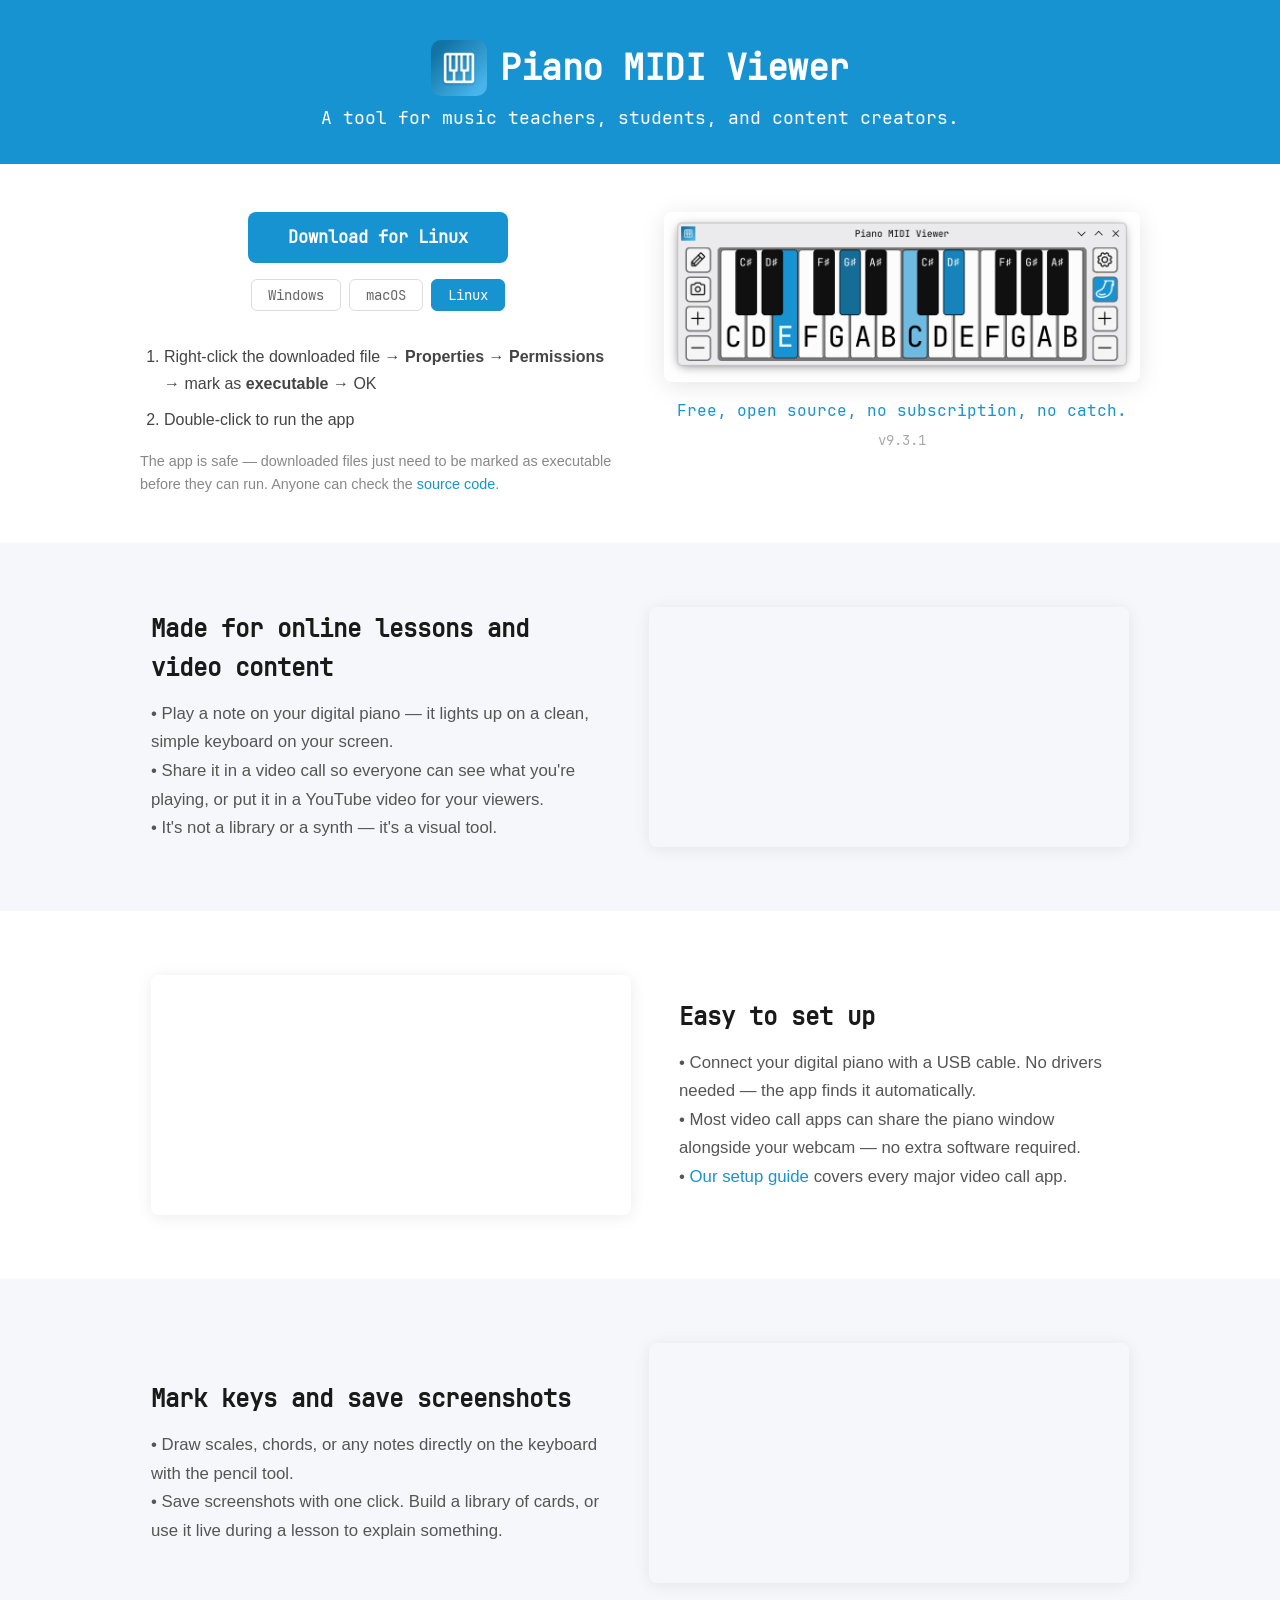
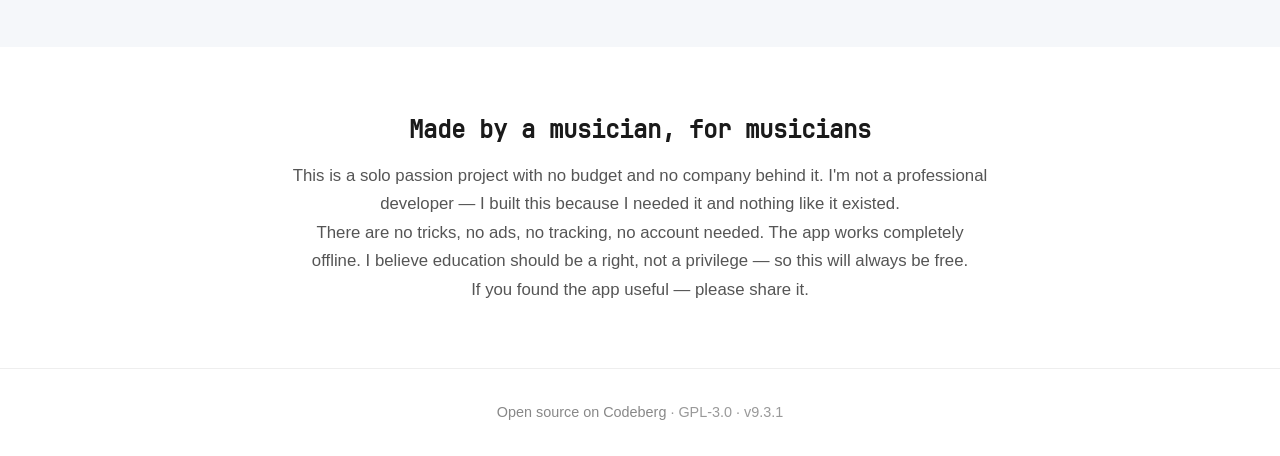
<file: index.html>
<!DOCTYPE html>
<html lang="en">
<head>
    <meta charset="UTF-8">
    <meta name="viewport" content="width=device-width, initial-scale=1.0">
    <title>Piano MIDI Viewer — Free tool for music teachers, students, and creators</title>
    <meta name="description" content="A free, open source piano visualizer for music lessons and streaming. No subscription, no catch.">
    <link rel="icon" href="icon.png" type="image/png">
    <link rel="stylesheet" href="style.css">
</head>
<body>

<!-- Top Banner -->
<header class="top-banner">
    <div class="banner-inner">
        <div class="banner-title">
            <img src="icon.png" alt="" class="banner-icon">
            <h1>Piano MIDI Viewer</h1>
        </div>
        <p class="banner-tagline">A tool for music teachers, students, and content creators.</p>
    </div>
</header>

<!-- Hero -->
<section class="hero">
    <div class="hero-inner">
        <div class="hero-text">
            <a id="hero-download-btn" href="#" class="btn btn-primary">Download</a>
            <div class="platform-tabs hero-tabs">
                <button class="tab" data-platform="windows">Windows</button>
                <button class="tab" data-platform="macos">macOS</button>
                <button class="tab" data-platform="linux">Linux</button>
            </div>
            <div class="platform-container">
                <div class="platform-content" data-platform="windows">
                    <ol>
                        <li>Run the downloaded file</li>
                        <li>If Windows shows a warning, click <strong>More info</strong> → <strong>Run anyway</strong></li>
                    </ol>
                    <p class="note">The app is safe — Windows and some antivirus software flag apps without a paid certificate. We skip that cost so the app stays free. Anyone can check the <a href="https://codeberg.org/skoomabwoy/piano-midi-viewer" target="_blank" rel="noopener">source code</a>.</p>
                </div>

                <div class="platform-content" data-platform="macos">
                    <ol>
                        <li>Open the downloaded file and drag <strong>Piano MIDI Viewer</strong> into the <strong>Applications</strong> folder</li>
                        <li>Run the <strong>Terminal</strong> app on your Mac, paste this command into it and press Enter (only necessary once):
                            <span class="command-wrapper"><code class="command">xattr -cr /Applications/PianoMIDIViewer.app</code><button class="copy-btn" aria-label="Copy to clipboard" title="Copy to clipboard"><svg width="14" height="14" viewBox="0 0 24 24" fill="none" stroke="currentColor" stroke-width="2" stroke-linecap="round" stroke-linejoin="round"><rect x="9" y="9" width="13" height="13" rx="2"/><path d="M5 15H4a2 2 0 0 1-2-2V4a2 2 0 0 1 2-2h9a2 2 0 0 1 2 2v1"/></svg></button></span>
                        </li>
                        <li>From now on, you can run <strong>Piano MIDI Viewer</strong> like any other app</li>
                    </ol>
                    <p class="note">The app is safe — macOS blocks apps without a paid Apple certificate. We skip that cost so the app stays free. Anyone can check the <a href="https://codeberg.org/skoomabwoy/piano-midi-viewer" target="_blank" rel="noopener">source code</a>.</p>
                </div>

                <div class="platform-content" data-platform="linux">
                    <ol>
                        <li>Right-click the downloaded file → <strong>Properties</strong> → <strong>Permissions</strong> → mark as <strong>executable</strong> → OK</li>
                        <li>Double-click to run the app</li>
                    </ol>
                    <p class="note">The app is safe — downloaded files just need to be marked as executable before they can run. Anyone can check the <a href="https://codeberg.org/skoomabwoy/piano-midi-viewer" target="_blank" rel="noopener">source code</a>.</p>
                </div>
            </div>
        </div>
        <div class="hero-screenshot">
            <img src="screenshots/sustained-blue-2-octaves-velocity.png" alt="Piano MIDI Viewer showing highlighted keys with velocity">
            <p class="promise">Free, open source, no subscription, no catch.</p>
            <p class="hero-version" id="hero-version">v9.3.1</p>
        </div>
    </div>
</section>

<!-- Features -->
<section class="features">

    <!-- 1. Made for online lessons and video content -->
    <div class="feature feature-img-right">
        <div class="feature-text">
            <h2>Made for online lessons and video content</h2>
            <p>• Play a note on your digital piano — it lights up on a clean, simple keyboard on your screen.</p>
            <p>• Share it in a video call so everyone can see what you're playing, or put it in a YouTube video for your viewers.</p>
            <p>• It's not a library or a synth — it's a visual tool.</p>
        </div>
        <div class="feature-media">
            <video class="feature-video" autoplay muted loop playsinline>
                <source src="media/lesson-demo.mp4" type="video/mp4">
            </video>
        </div>
    </div>

    <!-- 2. Easy to set up -->
    <div class="feature feature-img-left">
        <div class="feature-media">
            <video class="feature-video" autoplay muted loop playsinline>
                <source src="media/setup-demo.mp4" type="video/mp4">
            </video>
        </div>
        <div class="feature-text">
            <h2>Easy to set up</h2>
            <p>• Connect your digital piano with a USB cable. No drivers needed — the app finds it automatically.</p>
            <p>• Most video call apps can share the piano window alongside your webcam — no extra software required.</p>
            <p>• <a href="guide.html">Our setup guide</a> covers every major video call app.</p>
        </div>
    </div>

    <!-- 3. Mark keys and save screenshots -->
    <div class="feature feature-img-right">
        <div class="feature-text">
            <h2>Mark keys and save screenshots</h2>
            <p>• Draw scales, chords, or any notes directly on the keyboard with the pencil tool.</p>
            <p>• Save screenshots with one click. Build a library of cards, or use it live during a lesson to explain something.</p>
        </div>
        <div class="feature-media">
            <video class="feature-video" autoplay muted loop playsinline>
                <source src="media/pencil-demo.mp4" type="video/mp4">
            </video>
        </div>
    </div>

    <!-- 4. Made by a musician, for musicians -->
    <div class="feature feature-text-only">
        <div class="feature-text feature-text-centered">
            <h2>Made by a musician, for musicians</h2>
            <p>This is a solo passion project with no budget and no company behind it. I'm not a professional developer — I built this because I needed it and nothing like it existed.</p>
            <p>There are no tricks, no ads, no tracking, no account needed. The app works completely offline. I believe education should be a right, not a privilege — so this will always be free.</p>
            <p>If you found the app useful — please share it.</p>
        </div>
    </div>
    
</section>

<!-- Footer -->
<footer>
    <p>
        <a href="https://codeberg.org/skoomabwoy/piano-midi-viewer" target="_blank" rel="noopener">Open source on Codeberg</a>
        · GPL-3.0
        · v9.3.1
    </p>
</footer>

<script src="script.js"></script>
</body>
</html>
</file>
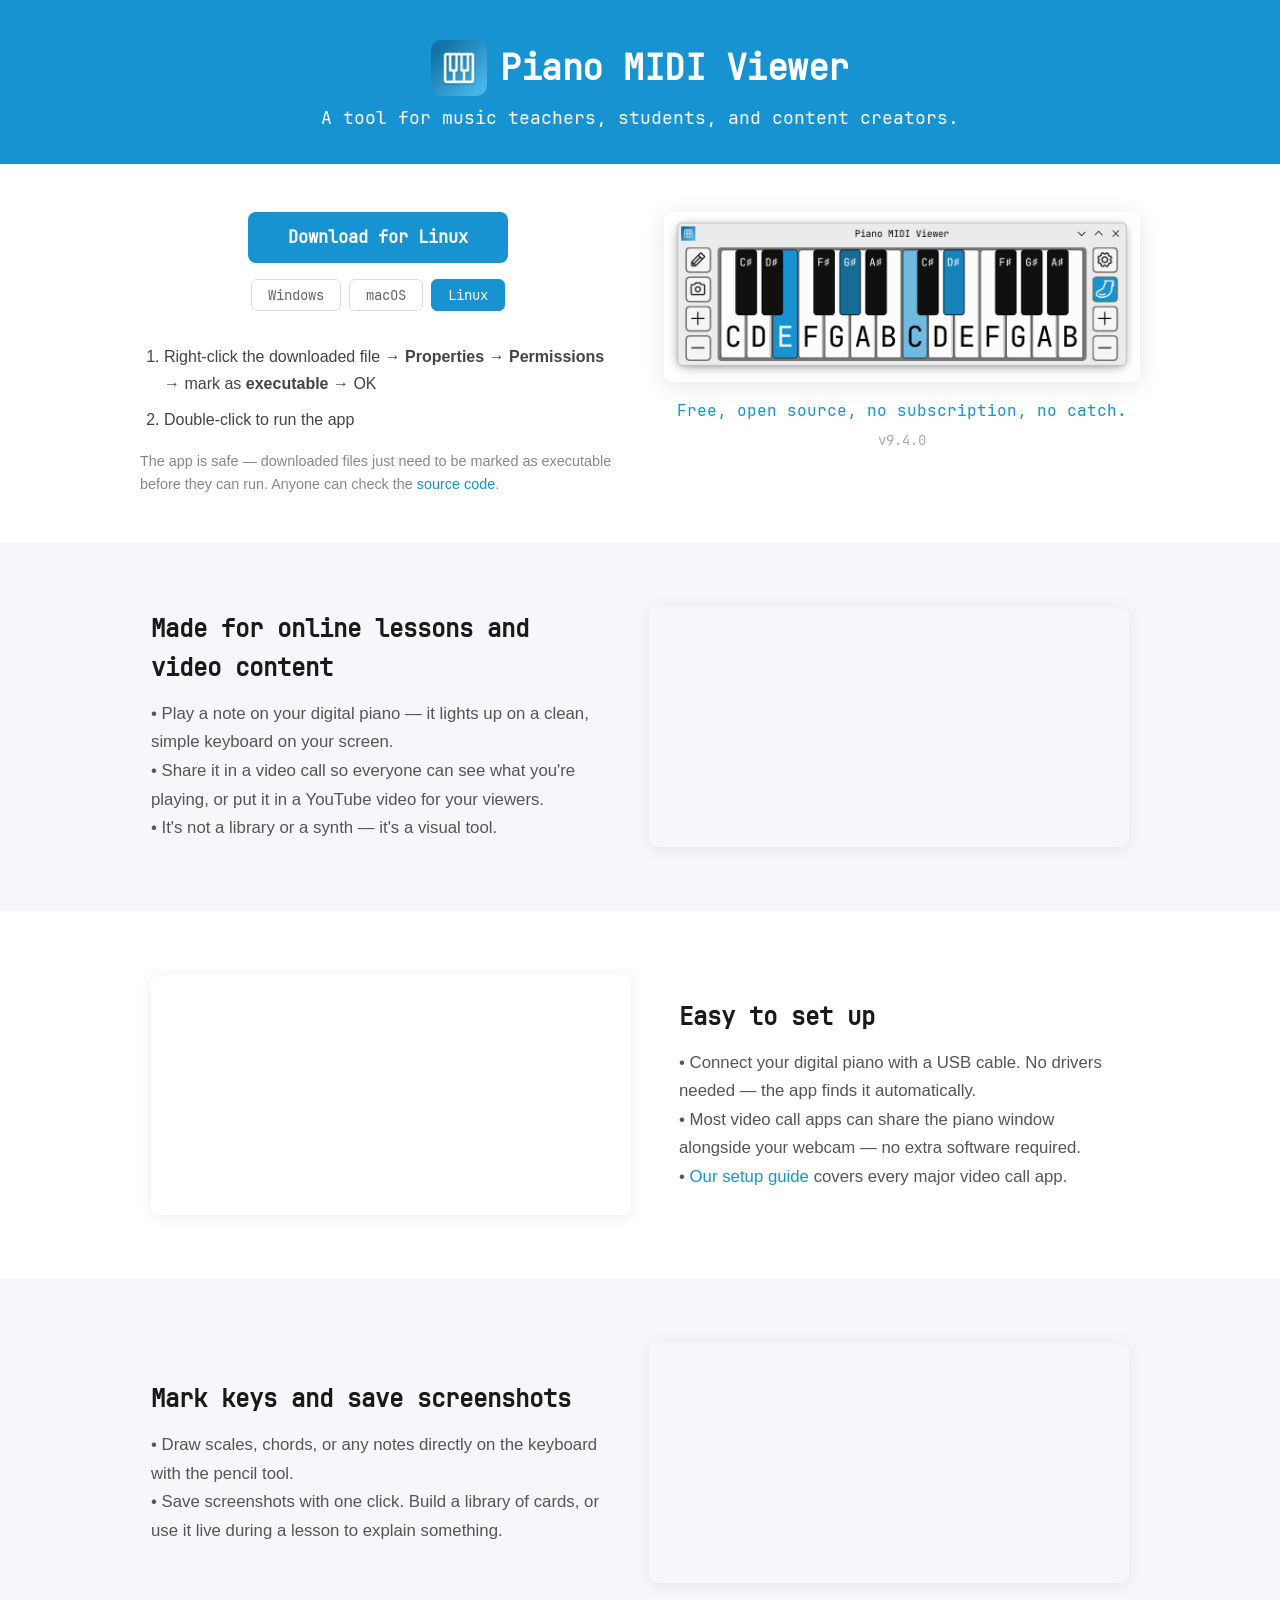
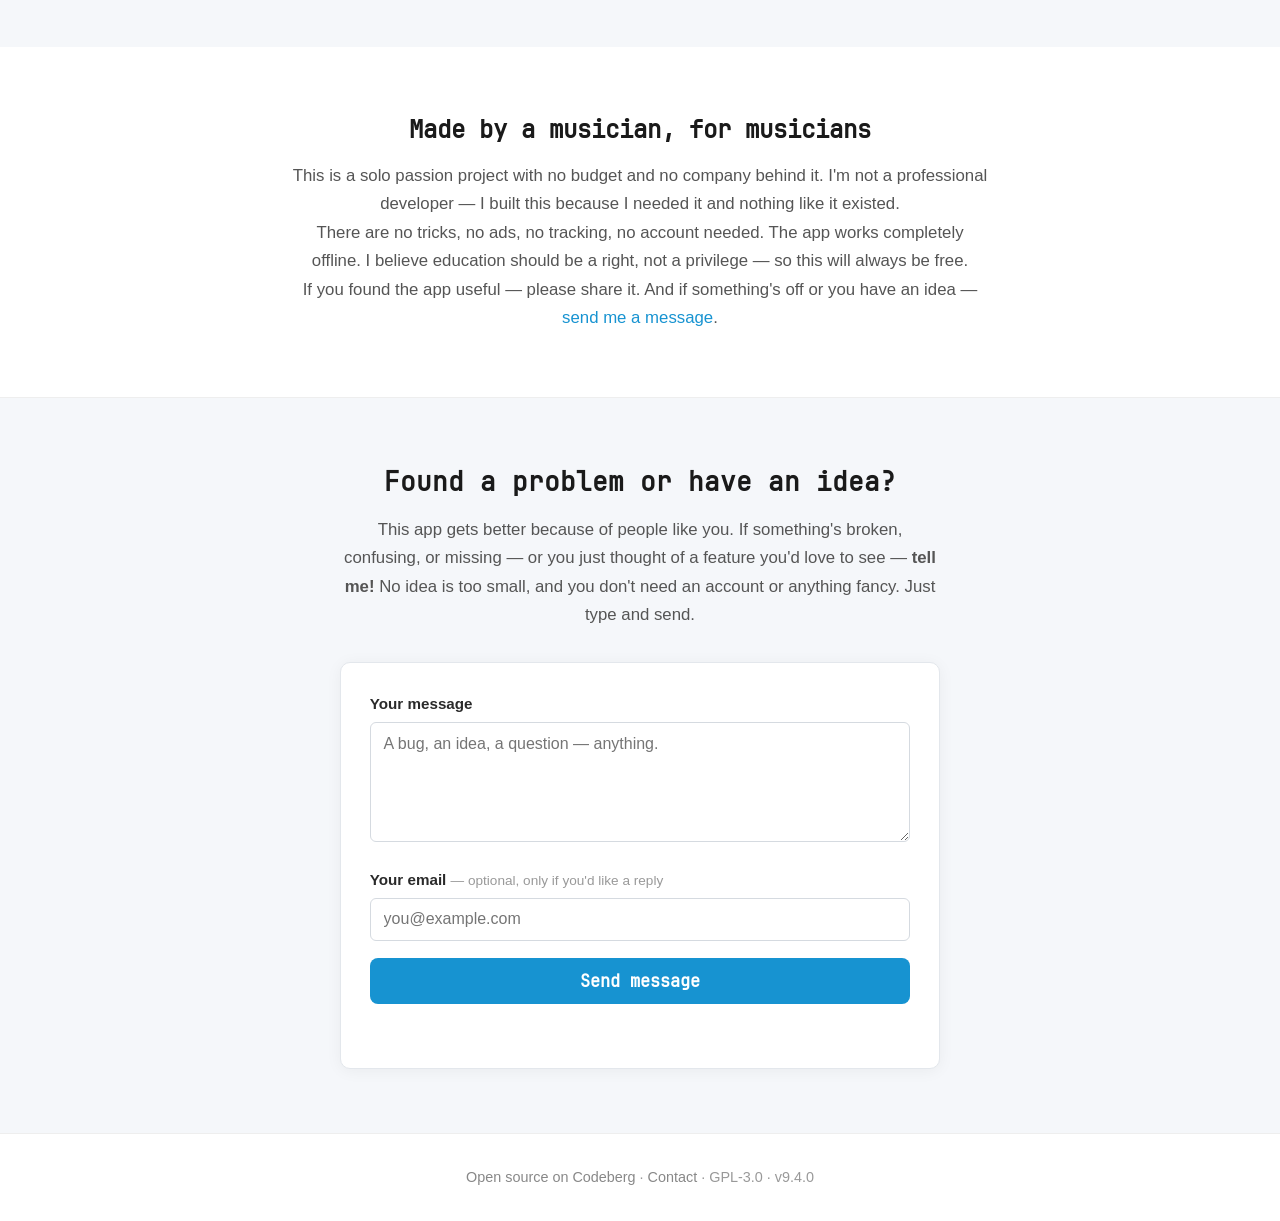
<file: website/index.html>
<!DOCTYPE html>
<html lang="en">
<head>
    <meta charset="UTF-8">
    <meta name="viewport" content="width=device-width, initial-scale=1.0">
    <title>Piano MIDI Viewer — Free tool for music teachers, students, and creators</title>
    <meta name="description" content="A free, open source piano visualizer for music lessons and streaming. No subscription, no catch.">
    <link rel="icon" href="../piano_viewer/resources/images/icon.png" type="image/png">
    <link rel="stylesheet" href="style.css">
</head>
<body>

<!-- Top Banner -->
<header class="top-banner">
    <div class="banner-inner">
        <div class="banner-title">
            <img src="../piano_viewer/resources/images/icon.png" alt="" class="banner-icon">
            <h1>Piano MIDI Viewer</h1>
        </div>
        <p class="banner-tagline">A tool for music teachers, students, and content creators.</p>
    </div>
</header>

<!-- Hero -->
<section class="hero">
    <div class="hero-inner">
        <div class="hero-text">
            <a id="hero-download-btn" href="#" class="btn btn-primary">Download</a>
            <div class="platform-tabs hero-tabs">
                <button class="tab" data-platform="windows">Windows</button>
                <button class="tab" data-platform="macos">macOS</button>
                <button class="tab" data-platform="linux">Linux</button>
            </div>
            <div class="platform-container">
                <div class="platform-content" data-platform="windows">
                    <ol>
                        <li>Run the downloaded file</li>
                        <li>If Windows shows a warning, click <strong>More info</strong> → <strong>Run anyway</strong></li>
                    </ol>
                    <p class="note">The app is safe — Windows and some antivirus software flag apps without a paid certificate. We skip that cost so the app stays free. Anyone can check the <a href="https://codeberg.org/skoomabwoy/piano-midi-viewer" target="_blank" rel="noopener">source code</a>.</p>
                </div>

                <div class="platform-content" data-platform="macos">
                    <ol>
                        <li>Open the downloaded file and drag <strong>Piano MIDI Viewer</strong> into the <strong>Applications</strong> folder</li>
                        <li>Run the <strong>Terminal</strong> app on your Mac, paste this command into it and press Enter (only necessary once):
                            <span class="command-wrapper"><code class="command">xattr -cr /Applications/PianoMIDIViewer.app</code><button class="copy-btn" aria-label="Copy to clipboard" title="Copy to clipboard"><svg width="14" height="14" viewBox="0 0 24 24" fill="none" stroke="currentColor" stroke-width="2" stroke-linecap="round" stroke-linejoin="round"><rect x="9" y="9" width="13" height="13" rx="2"/><path d="M5 15H4a2 2 0 0 1-2-2V4a2 2 0 0 1 2-2h9a2 2 0 0 1 2 2v1"/></svg></button></span>
                        </li>
                        <li>From now on, you can run <strong>Piano MIDI Viewer</strong> like any other app</li>
                    </ol>
                    <p class="note">The app is safe — macOS blocks apps without a paid Apple certificate. We skip that cost so the app stays free. Anyone can check the <a href="https://codeberg.org/skoomabwoy/piano-midi-viewer" target="_blank" rel="noopener">source code</a>.</p>
                </div>

                <div class="platform-content" data-platform="linux">
                    <ol>
                        <li>Right-click the downloaded file → <strong>Properties</strong> → <strong>Permissions</strong> → mark as <strong>executable</strong> → OK</li>
                        <li>Double-click to run the app</li>
                    </ol>
                    <p class="note">The app is safe — downloaded files just need to be marked as executable before they can run. Anyone can check the <a href="https://codeberg.org/skoomabwoy/piano-midi-viewer" target="_blank" rel="noopener">source code</a>.</p>
                </div>
            </div>
        </div>
        <div class="hero-screenshot">
            <img src="../docs/screenshots/sustained-blue-2-octaves-velocity.png" alt="Piano MIDI Viewer showing highlighted keys with velocity">
            <p class="promise">Free, open source, no subscription, no catch.</p>
            <p class="hero-version js-version" id="hero-version"></p>
        </div>
    </div>
</section>

<!-- Features -->
<section class="features">

    <!-- 1. Made for online lessons and video content -->
    <div class="feature feature-img-right">
        <div class="feature-text">
            <h2>Made for online lessons and video content</h2>
            <p>• Play a note on your digital piano — it lights up on a clean, simple keyboard on your screen.</p>
            <p>• Share it in a video call so everyone can see what you're playing, or put it in a YouTube video for your viewers.</p>
            <p>• It's not a library or a synth — it's a visual tool.</p>
        </div>
        <div class="feature-media">
            <video class="feature-video" autoplay muted loop playsinline>
                <source src="media/lesson-demo.mp4" type="video/mp4">
            </video>
        </div>
    </div>

    <!-- 2. Easy to set up -->
    <div class="feature feature-img-left">
        <div class="feature-media">
            <video class="feature-video" autoplay muted loop playsinline>
                <source src="media/setup-demo.mp4" type="video/mp4">
            </video>
        </div>
        <div class="feature-text">
            <h2>Easy to set up</h2>
            <p>• Connect your digital piano with a USB cable. No drivers needed — the app finds it automatically.</p>
            <p>• Most video call apps can share the piano window alongside your webcam — no extra software required.</p>
            <p>• <a href="guide.html">Our setup guide</a> covers every major video call app.</p>
        </div>
    </div>

    <!-- 3. Mark keys and save screenshots -->
    <div class="feature feature-img-right">
        <div class="feature-text">
            <h2>Mark keys and save screenshots</h2>
            <p>• Draw scales, chords, or any notes directly on the keyboard with the pencil tool.</p>
            <p>• Save screenshots with one click. Build a library of cards, or use it live during a lesson to explain something.</p>
        </div>
        <div class="feature-media">
            <video class="feature-video" autoplay muted loop playsinline>
                <source src="media/pencil-demo.mp4" type="video/mp4">
            </video>
        </div>
    </div>

    <!-- 4. Made by a musician, for musicians -->
    <div class="feature feature-text-only">
        <div class="feature-text feature-text-centered">
            <h2>Made by a musician, for musicians</h2>
            <p>This is a solo passion project with no budget and no company behind it. I'm not a professional developer — I built this because I needed it and nothing like it existed.</p>
            <p>There are no tricks, no ads, no tracking, no account needed. The app works completely offline. I believe education should be a right, not a privilege — so this will always be free.</p>
            <p>If you found the app useful — please share it. And if something's off or you have an idea — <a href="#contact">send me a message</a>.</p>
        </div>
    </div>

</section>

<!-- Contact -->
<section class="contact" id="contact">
    <div class="contact-inner">
        <h2>Found a problem or have an idea?</h2>
        <p class="contact-lead">This app gets better because of people like you. If something's broken, confusing, or missing — or you just thought of a feature you'd love to see — <strong>tell me!</strong> No idea is too small, and you don't need an account or anything fancy. Just type and send.</p>

        <form id="contact-form" class="contact-form" novalidate>
            <!-- Web3Forms: paste your access key from https://web3forms.com here ↓ -->
            <input type="hidden" name="access_key" value="fa68e382-8ee8-41b2-b269-a0445cb393ab">
            <input type="hidden" name="subject" value="New message from the Piano MIDI Viewer website">
            <input type="hidden" name="from_name" value="Piano MIDI Viewer website">
            <!-- Honeypot: hidden from people, catches spam bots that fill every field -->
            <input type="checkbox" name="botcheck" class="hp-field" tabindex="-1" autocomplete="off" aria-hidden="true">

            <label class="contact-field">
                <span class="contact-label">Your message</span>
                <textarea name="message" rows="5" required placeholder="A bug, an idea, a question — anything."></textarea>
            </label>

            <label class="contact-field">
                <span class="contact-label">Your email <span class="contact-optional">— optional, only if you'd like a reply</span></span>
                <input type="email" name="email" placeholder="you@example.com" autocomplete="email">
            </label>

            <button type="submit" class="btn-primary contact-submit">Send message</button>
            <p id="contact-status" class="contact-status" role="status" aria-live="polite"></p>
        </form>
    </div>
</section>

<!-- Footer -->
<footer>
    <p>
        <a href="https://codeberg.org/skoomabwoy/piano-midi-viewer" target="_blank" rel="noopener">Open source on Codeberg</a>
        · <a href="#contact">Contact</a>
        · GPL-3.0
        · <span class="js-version"></span>
    </p>
</footer>

<script src="script.js"></script>
</body>
</html>
</file>
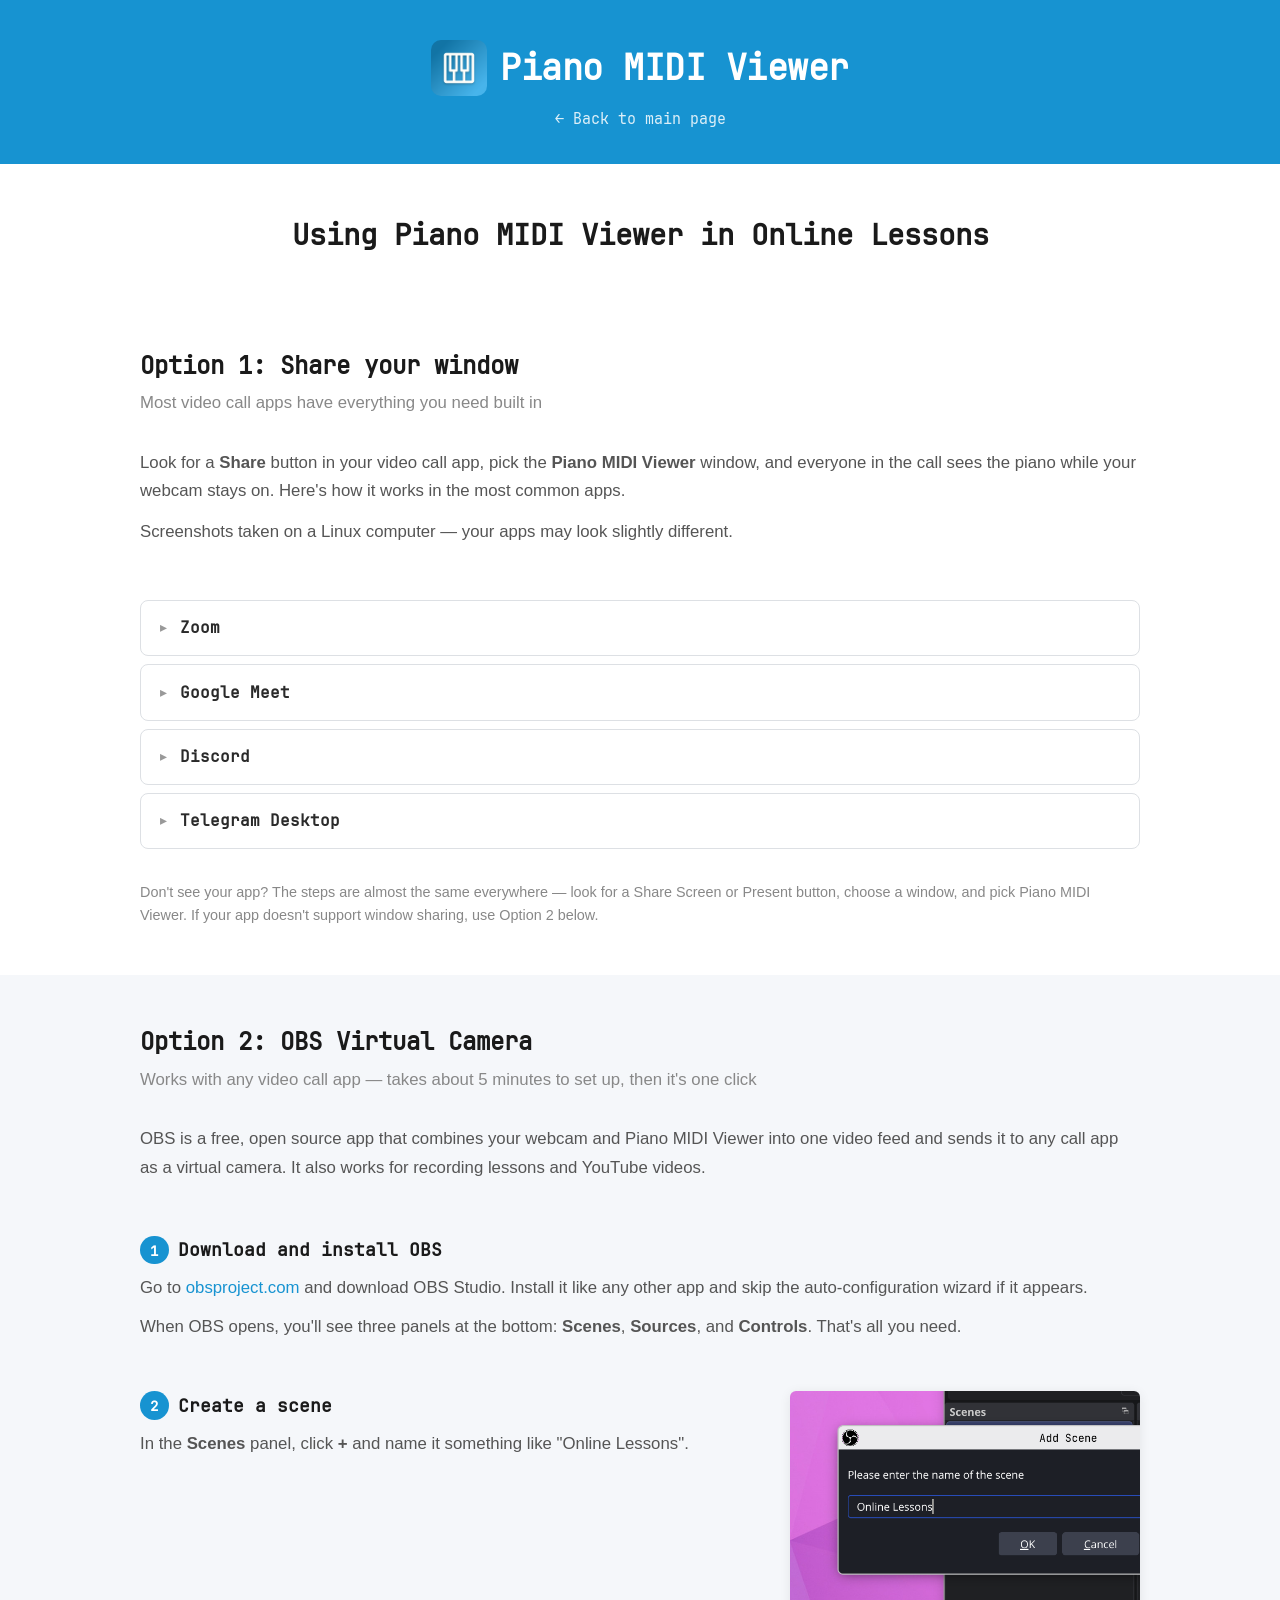
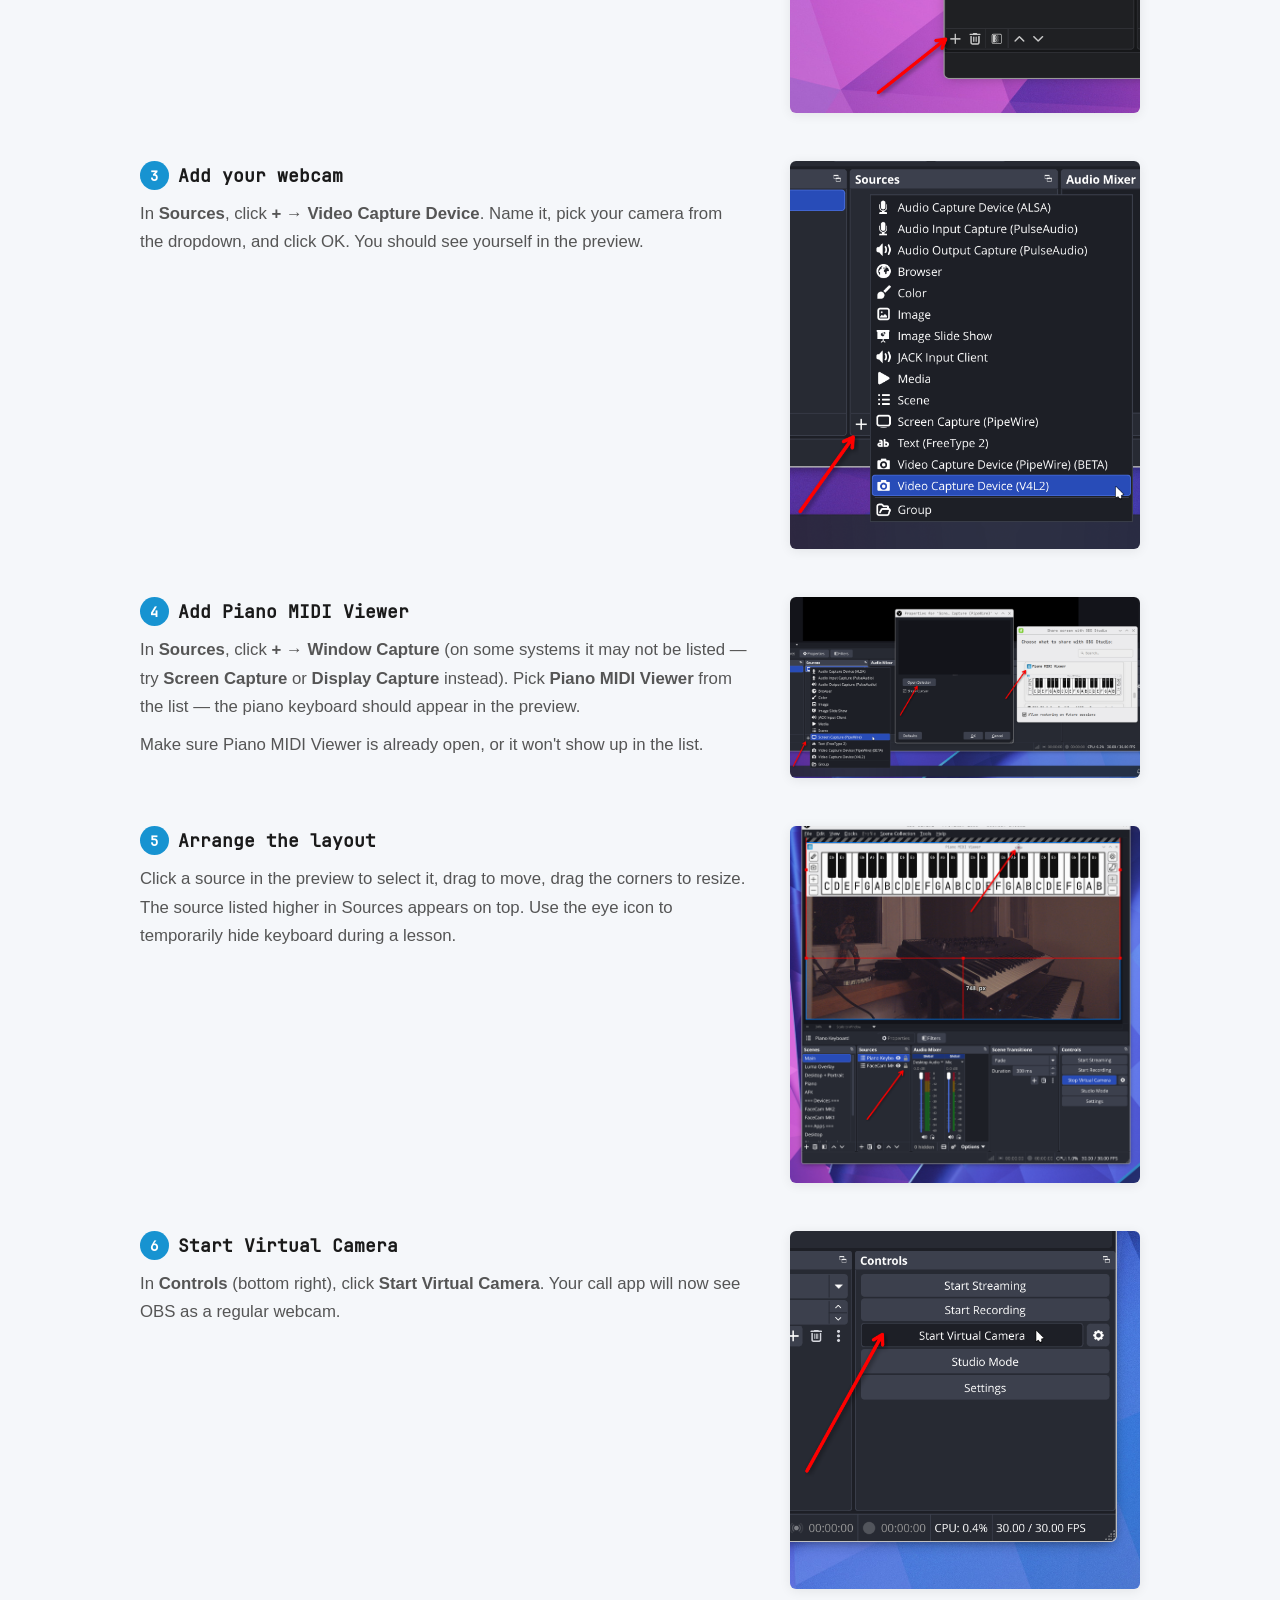
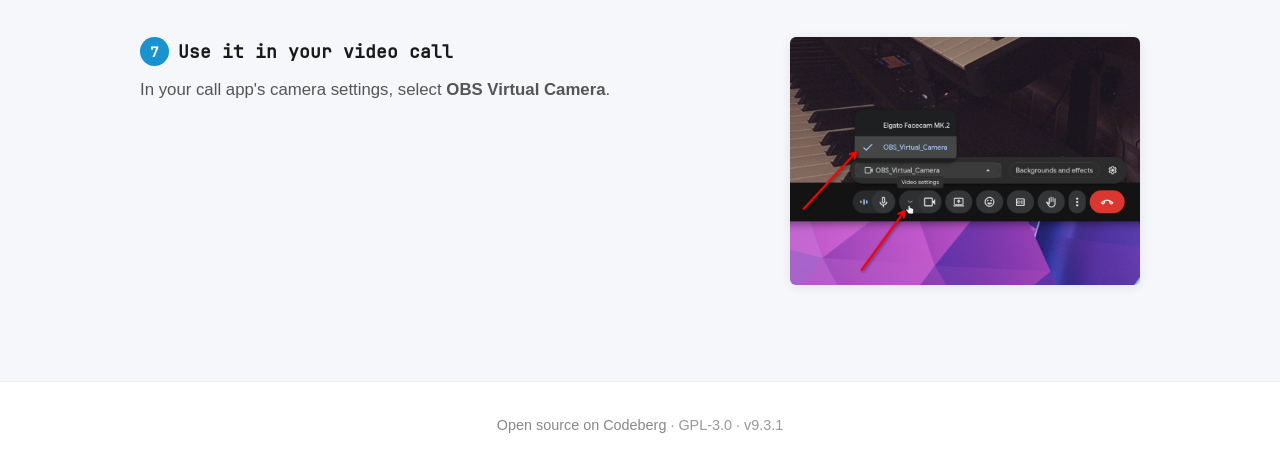
<file: guide.html>
<!DOCTYPE html>
<html lang="en">
<head>
    <meta charset="UTF-8">
    <meta name="viewport" content="width=device-width, initial-scale=1.0">
    <title>Online Lesson Setup — Piano MIDI Viewer</title>
    <meta name="description" content="How to show Piano MIDI Viewer during online music lessons. Works with Zoom, Google Meet, Discord, Telegram, and more.">
    <link rel="icon" href="icon.png" type="image/png">
    <link rel="stylesheet" href="style.css">
</head>
<body>

<!-- Top Banner -->
<header class="top-banner">
    <div class="banner-inner">
        <div class="banner-title">
            <img src="icon.png" alt="" class="banner-icon">
            <h1>Piano MIDI Viewer</h1>
        </div>
        <p class="banner-tagline"><a href="index.html" class="back-link">&larr; Back to main page</a></p>
    </div>
</header>

<!-- Page Title -->
<section class="guide-intro">
    <div class="container">
        <h2>Using Piano MIDI Viewer in Online Lessons</h2>
    </div>
</section>

<!-- Section 1: Window Sharing -->
<section class="guide-section">
    <div class="container">
        <h2>Option 1: Share your window</h2>
        <p class="section-subtitle">Most video call apps have everything you need built in</p>

        <div class="guide-explainer">
            <div class="guide-explainer-text">
                <p>Look for a <strong>Share</strong> button in your video call app, pick the <strong>Piano MIDI Viewer</strong> window, and everyone in the call sees the piano while your webcam stays on. Here's how it works in the most common apps.</p>
                <p class="note">Screenshots taken on a Linux computer — your apps may look slightly different.</p>
            </div>
        </div>

        <!-- Expandable platform details -->
        <div class="app-cards">

            <details class="app-card">
                <summary>
                    <span class="app-name">Zoom</span>
                </summary>
                <div class="app-steps">
                    <div class="app-steps-text">
                        <ol>
                            <li>Click <strong>Share</strong> at the bottom of the call</li>
                            <li>Pick <strong>Piano MIDI Viewer</strong> from the list</li>
                            <li>You can further tweak the look by clicking the <strong>Layout</strong> button</li>
                        </ol>
                    </div>
                    <div class="app-steps-img">
                        <img src="screenshots/guide-zoom.png" alt="Screenshot: Zoom share screen dialog with Piano MIDI Viewer selected">
                    </div>
                </div>
            </details>

            <details class="app-card">
                <summary>
                    <span class="app-name">Google Meet</span>
                </summary>
                <div class="app-steps">
                    <div class="app-steps-text">
                        <ol>
                            <li>Click <strong>Share Screen</strong> at the bottom of the call</li>
                            <li>Pick <strong>Piano MIDI Viewer</strong> from the list</li>
                            <li>You can further tweak the look by clicking the <strong>Show in a tile</strong> button</li>
                        </ol>
                    </div>
                    <div class="app-steps-img">
                        <img src="screenshots/guide-meet.png" alt="Screenshot: Google Meet present dialog">
                    </div>
                </div>
            </details>

            <details class="app-card">
                <summary>
                    <span class="app-name">Discord</span>
                </summary>
                <div class="app-steps">
                    <div class="app-steps-text">
                        <ol>
                            <li>Click <strong>Share Your Screen</strong> at the bottom of the call</li> 
                            <li>Go to the <strong>Applications</strong> tab → <strong>Share a window</strong> → <strong>Make Selection</strong> and pick <strong>Piano MIDI Viewer</strong> from the list</li>
                            <li>Turn your camera on separately — both streams work at the same time</li>
                        </ol>
                    </div>
                    <div class="app-steps-img">
                        <img src="screenshots/guide-discord.png" alt="Screenshot: Discord screen share picker showing Applications tab">
                    </div>
                </div>
            </details>

            <details class="app-card">
                <summary>
                    <span class="app-name">Telegram Desktop</span>
                </summary>
                <div class="app-steps">
                    <div class="app-steps-text">
                        <ol>
                            <li>Click <strong>Screencast</strong> at the bottom of the call</li>
                            <li>Pick <strong>Piano MIDI Viewer</strong> from the list</li>
                        </ol>
                    </div>
                    <div class="app-steps-img">
                        <img src="screenshots/guide-telegram.png" alt="Screenshot: Telegram Desktop screen sharing picker">
                    </div>
                </div>
            </details>

        </div>

        <p class="note">Don't see your app? The steps are almost the same everywhere — look for a Share Screen or Present button, choose a window, and pick Piano MIDI Viewer. If your app doesn't support window sharing, use Option 2 below.</p>

    </div>
</section>

<!-- Section 2: OBS Virtual Camera -->
<section class="guide-section guide-section-alt">
    <div class="container">
        <h2>Option 2: OBS Virtual Camera</h2>
        <p class="section-subtitle">Works with any video call app — takes about 5 minutes to set up, then it's one click</p>

        <div class="guide-explainer">
            <div class="guide-explainer-text">
                <p>OBS is a free, open source app that combines your webcam and Piano MIDI Viewer into one video feed and sends it to any call app as a virtual camera. It also works for recording lessons and YouTube videos.</p>
            </div>
        </div>

        <!-- Step 1: Download and install OBS -->
        <div class="guide-step">
            <div class="guide-step-text">
                <h3><span class="step-number">1</span> Download and install OBS</h3>
                <p>Go to <a href="https://obsproject.com" target="_blank" rel="noopener">obsproject.com</a> and download OBS Studio. Install it like any other app and skip the auto-configuration wizard if it appears.</p>
                <p>When OBS opens, you'll see three panels at the bottom: <strong>Scenes</strong>, <strong>Sources</strong>, and <strong>Controls</strong>. That's all you need.</p>
            </div>
        </div>

        <!-- Step 2: Create a scene -->
        <div class="guide-step">
            <div class="guide-step-text">
                <h3><span class="step-number">2</span> Create a scene</h3>
                <p>In the <strong>Scenes</strong> panel, click <strong>+</strong> and name it something like "Online Lessons".</p>
            </div>
            <div class="guide-step-img">
                <img src="screenshots/guide-obs-scene.png" alt="Screenshot: Creating a new scene in OBS">
            </div>
        </div>

        <!-- Step 3: Add your webcam -->
        <div class="guide-step">
            <div class="guide-step-text">
                <h3><span class="step-number">3</span> Add your webcam</h3>
                <p>In <strong>Sources</strong>, click <strong>+</strong> → <strong>Video Capture Device</strong>. Name it, pick your camera from the dropdown, and click OK. You should see yourself in the preview.</p>
            </div>
            <div class="guide-step-img">
                <img src="screenshots/guide-obs-webcam.png" alt="Screenshot: Adding webcam as a source in OBS">
            </div>
        </div>

        <!-- Step 4: Add Piano MIDI Viewer -->
        <div class="guide-step">
            <div class="guide-step-text">
                <h3><span class="step-number">4</span> Add Piano MIDI Viewer</h3>
                <p>In <strong>Sources</strong>, click <strong>+</strong> → <strong>Window Capture</strong> (on some systems it may not be listed — try <strong>Screen Capture</strong> or <strong>Display Capture</strong> instead). Pick <strong>Piano MIDI Viewer</strong> from the list — the piano keyboard should appear in the preview.</p>
                <p class="note">Make sure Piano MIDI Viewer is already open, or it won't show up in the list.</p>
            </div>
            <div class="guide-step-img">
                <img src="screenshots/guide-obs-capture.png" alt="Screenshot: Adding Piano MIDI Viewer as window capture source">
            </div>
        </div>

        <!-- Step 5: Arrange the layout -->
        <div class="guide-step">
            <div class="guide-step-text">
                <h3><span class="step-number">5</span> Arrange the layout</h3>
                <p>Click a source in the preview to select it, drag to move, drag the corners to resize. The source listed higher in Sources appears on top. Use the eye icon to temporarily hide keyboard during a lesson.</p>
            </div>
            <div class="guide-step-img">
                <img src="screenshots/guide-obs-layout.png" alt="Screenshot: OBS preview with webcam and piano arranged">
            </div>
        </div>

        <!-- Step 6: Start Virtual Camera -->
        <div class="guide-step">
            <div class="guide-step-text">
                <h3><span class="step-number">6</span> Start Virtual Camera</h3>
                <p>In <strong>Controls</strong> (bottom right), click <strong>Start Virtual Camera</strong>. Your call app will now see OBS as a regular webcam.</p>
            </div>
            <div class="guide-step-img">
                <img src="screenshots/guide-obs-virtualcam.png" alt="Screenshot: OBS Controls panel with Start Virtual Camera button">
            </div>
        </div>

        <!-- Step 7: Use it in your video call -->
        <div class="guide-step">
            <div class="guide-step-text">
                <h3><span class="step-number">7</span> Use it in your video call</h3>
                <p>In your call app's camera settings, select <strong>OBS Virtual Camera</strong>.</p>
            </div>
            <div class="guide-step-img">
                <img src="screenshots/guide-obs-incall.png" alt="Screenshot: Selecting OBS Virtual Camera in a video call app">
            </div>
        </div>
    </div>
</section>

<!-- Footer -->
<footer>
    <p>
        <a href="https://codeberg.org/skoomabwoy/piano-midi-viewer" target="_blank" rel="noopener">Open source on Codeberg</a>
        · GPL-3.0
        · v9.3.1
    </p>
</footer>

<script src="script.js"></script>
</body>
</html>
</file>
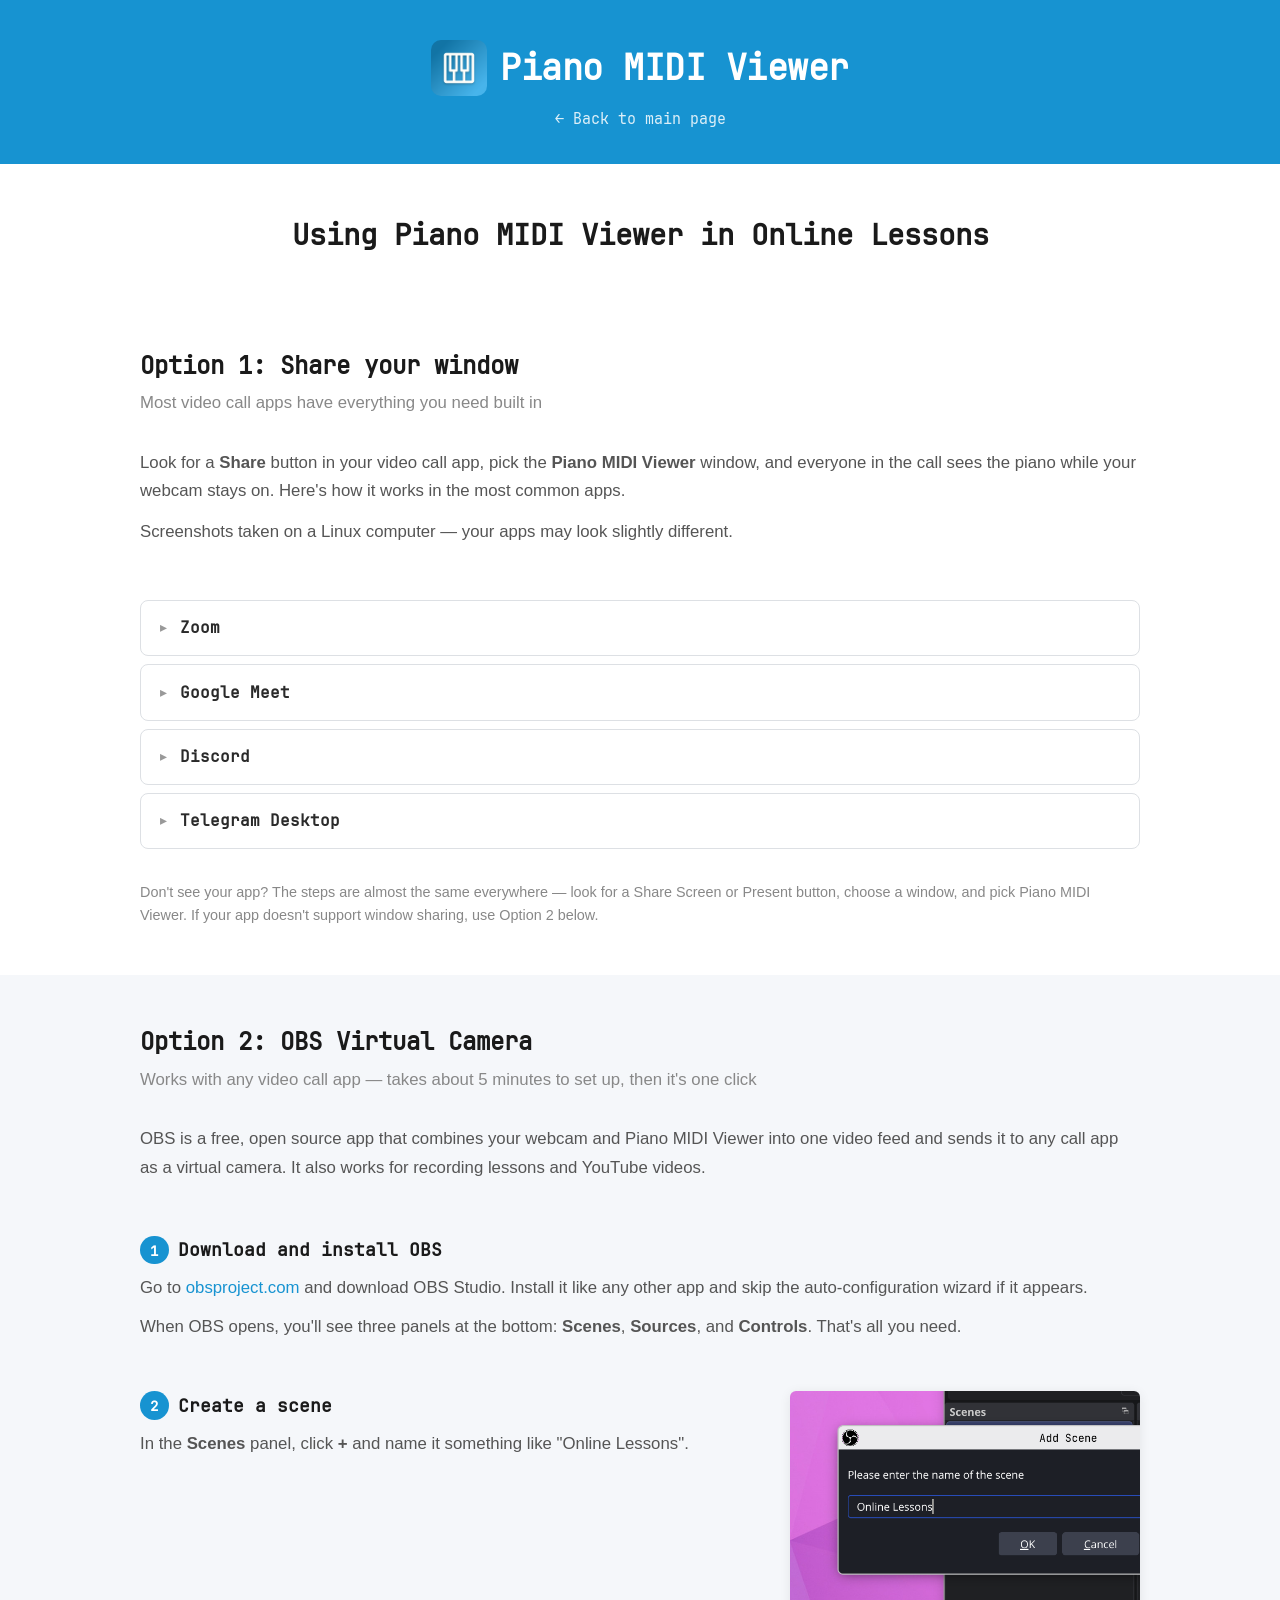
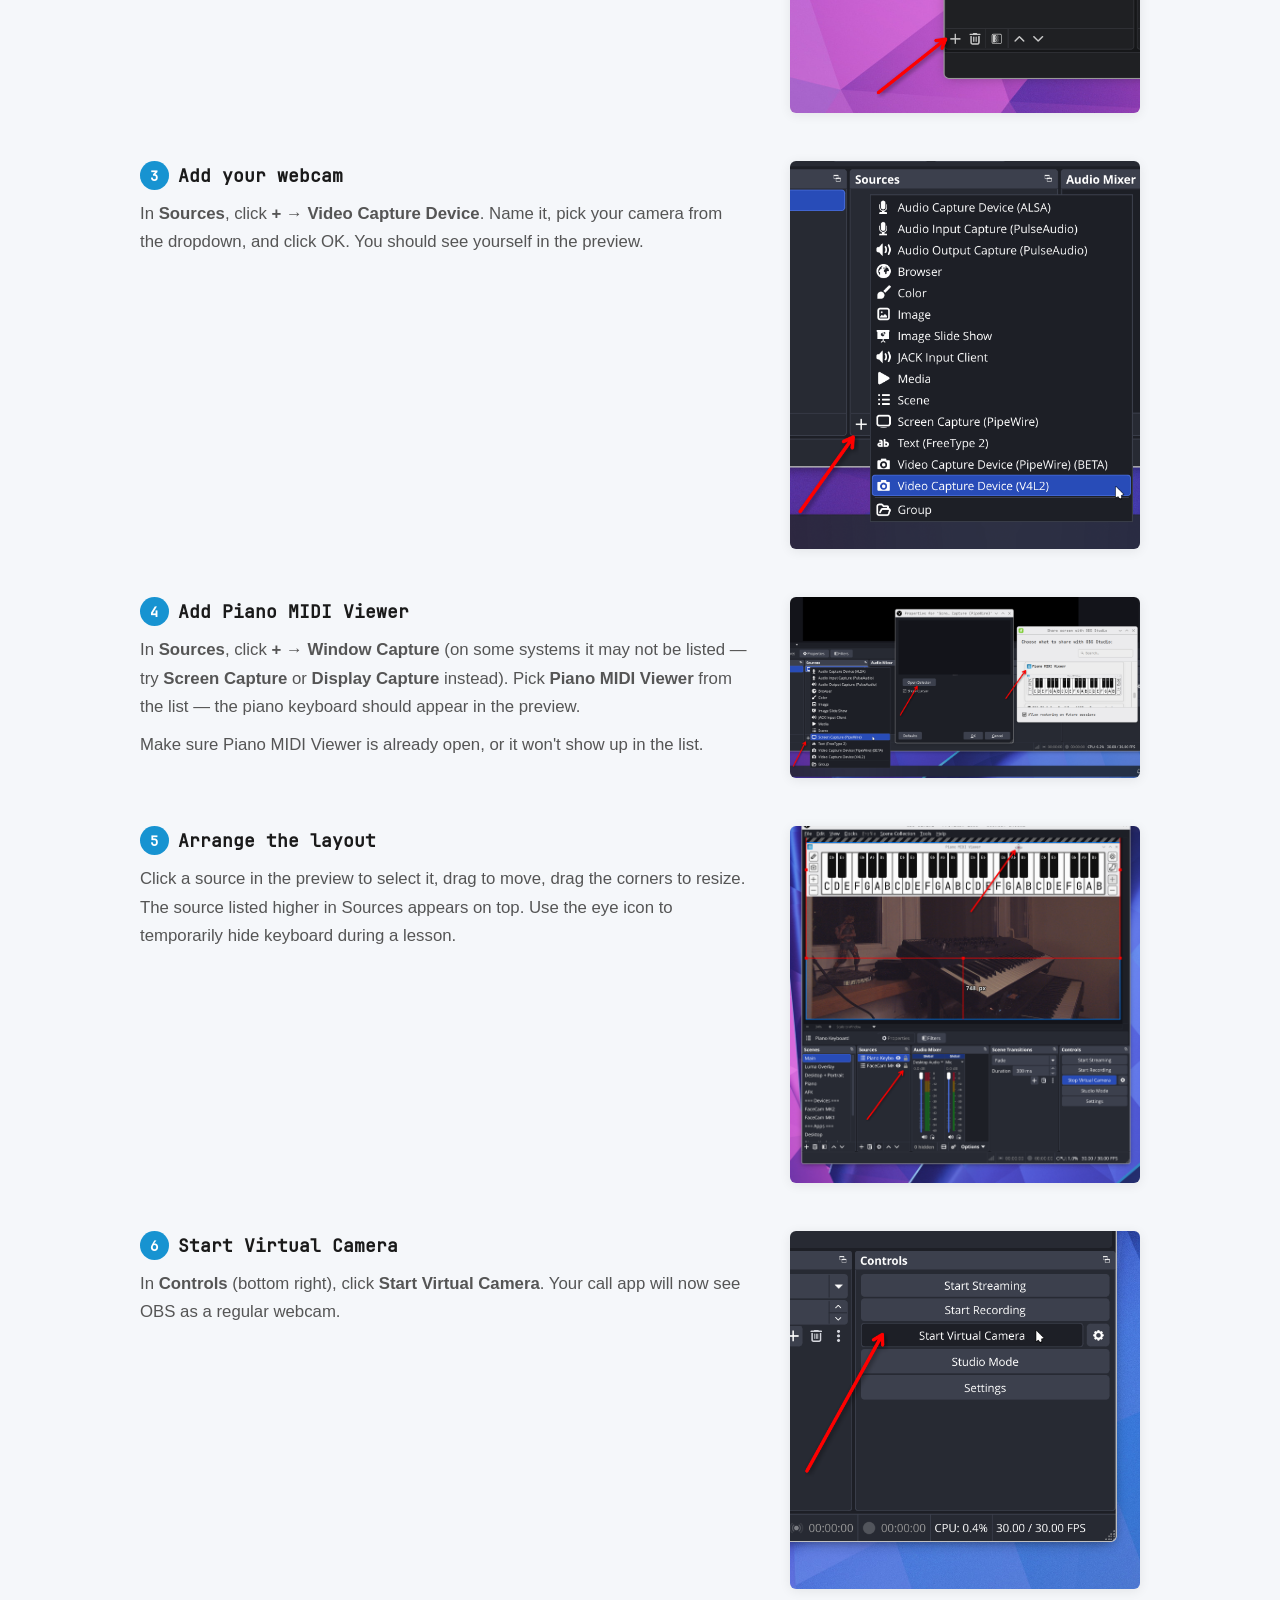
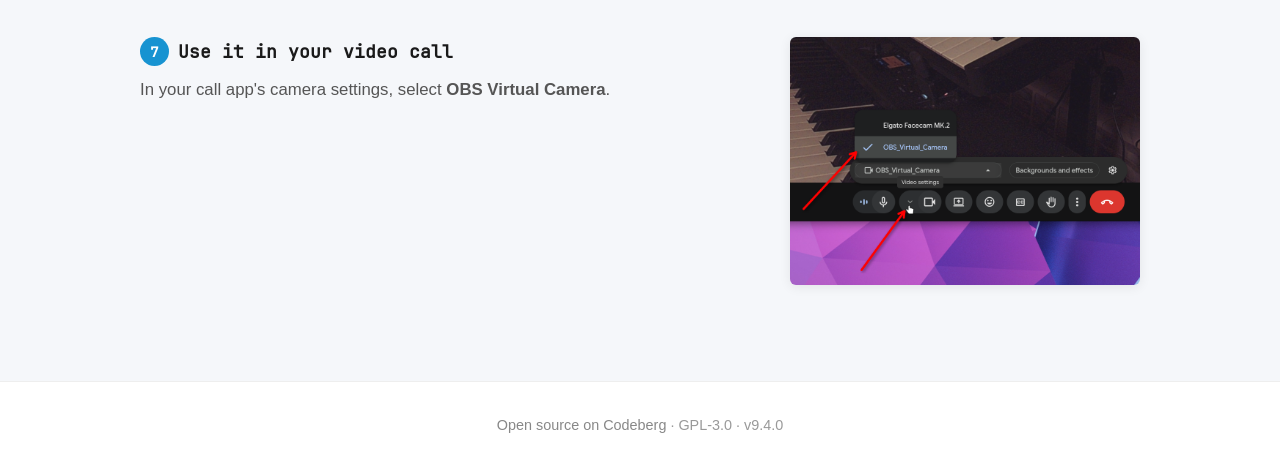
<file: website/guide.html>
<!DOCTYPE html>
<html lang="en">
<head>
    <meta charset="UTF-8">
    <meta name="viewport" content="width=device-width, initial-scale=1.0">
    <title>Online Lesson Setup — Piano MIDI Viewer</title>
    <meta name="description" content="How to show Piano MIDI Viewer during online music lessons. Works with Zoom, Google Meet, Discord, Telegram, and more.">
    <link rel="icon" href="../piano_viewer/resources/images/icon.png" type="image/png">
    <link rel="stylesheet" href="style.css">
</head>
<body>

<!-- Top Banner -->
<header class="top-banner">
    <div class="banner-inner">
        <div class="banner-title">
            <img src="../piano_viewer/resources/images/icon.png" alt="" class="banner-icon">
            <h1>Piano MIDI Viewer</h1>
        </div>
        <p class="banner-tagline"><a href="index.html" class="back-link">&larr; Back to main page</a></p>
    </div>
</header>

<!-- Page Title -->
<section class="guide-intro">
    <div class="container">
        <h2>Using Piano MIDI Viewer in Online Lessons</h2>
    </div>
</section>

<!-- Section 1: Window Sharing -->
<section class="guide-section">
    <div class="container">
        <h2>Option 1: Share your window</h2>
        <p class="section-subtitle">Most video call apps have everything you need built in</p>

        <div class="guide-explainer">
            <div class="guide-explainer-text">
                <p>Look for a <strong>Share</strong> button in your video call app, pick the <strong>Piano MIDI Viewer</strong> window, and everyone in the call sees the piano while your webcam stays on. Here's how it works in the most common apps.</p>
                <p class="note">Screenshots taken on a Linux computer — your apps may look slightly different.</p>
            </div>
        </div>

        <!-- Expandable platform details -->
        <div class="app-cards">

            <details class="app-card">
                <summary>
                    <span class="app-name">Zoom</span>
                </summary>
                <div class="app-steps">
                    <div class="app-steps-text">
                        <ol>
                            <li>Click <strong>Share</strong> at the bottom of the call</li>
                            <li>Pick <strong>Piano MIDI Viewer</strong> from the list</li>
                            <li>You can further tweak the look by clicking the <strong>Layout</strong> button</li>
                        </ol>
                    </div>
                    <div class="app-steps-img">
                        <img src="../docs/screenshots/guide-zoom.png" alt="Screenshot: Zoom share screen dialog with Piano MIDI Viewer selected">
                    </div>
                </div>
            </details>

            <details class="app-card">
                <summary>
                    <span class="app-name">Google Meet</span>
                </summary>
                <div class="app-steps">
                    <div class="app-steps-text">
                        <ol>
                            <li>Click <strong>Share Screen</strong> at the bottom of the call</li>
                            <li>Pick <strong>Piano MIDI Viewer</strong> from the list</li>
                            <li>You can further tweak the look by clicking the <strong>Show in a tile</strong> button</li>
                        </ol>
                    </div>
                    <div class="app-steps-img">
                        <img src="../docs/screenshots/guide-meet.png" alt="Screenshot: Google Meet present dialog">
                    </div>
                </div>
            </details>

            <details class="app-card">
                <summary>
                    <span class="app-name">Discord</span>
                </summary>
                <div class="app-steps">
                    <div class="app-steps-text">
                        <ol>
                            <li>Click <strong>Share Your Screen</strong> at the bottom of the call</li> 
                            <li>Go to the <strong>Applications</strong> tab → <strong>Share a window</strong> → <strong>Make Selection</strong> and pick <strong>Piano MIDI Viewer</strong> from the list</li>
                            <li>Turn your camera on separately — both streams work at the same time</li>
                        </ol>
                    </div>
                    <div class="app-steps-img">
                        <img src="../docs/screenshots/guide-discord.png" alt="Screenshot: Discord screen share picker showing Applications tab">
                    </div>
                </div>
            </details>

            <details class="app-card">
                <summary>
                    <span class="app-name">Telegram Desktop</span>
                </summary>
                <div class="app-steps">
                    <div class="app-steps-text">
                        <ol>
                            <li>Click <strong>Screencast</strong> at the bottom of the call</li>
                            <li>Pick <strong>Piano MIDI Viewer</strong> from the list</li>
                        </ol>
                    </div>
                    <div class="app-steps-img">
                        <img src="../docs/screenshots/guide-telegram.png" alt="Screenshot: Telegram Desktop screen sharing picker">
                    </div>
                </div>
            </details>

        </div>

        <p class="note">Don't see your app? The steps are almost the same everywhere — look for a Share Screen or Present button, choose a window, and pick Piano MIDI Viewer. If your app doesn't support window sharing, use Option 2 below.</p>

    </div>
</section>

<!-- Section 2: OBS Virtual Camera -->
<section class="guide-section guide-section-alt">
    <div class="container">
        <h2>Option 2: OBS Virtual Camera</h2>
        <p class="section-subtitle">Works with any video call app — takes about 5 minutes to set up, then it's one click</p>

        <div class="guide-explainer">
            <div class="guide-explainer-text">
                <p>OBS is a free, open source app that combines your webcam and Piano MIDI Viewer into one video feed and sends it to any call app as a virtual camera. It also works for recording lessons and YouTube videos.</p>
            </div>
        </div>

        <!-- Step 1: Download and install OBS -->
        <div class="guide-step">
            <div class="guide-step-text">
                <h3><span class="step-number">1</span> Download and install OBS</h3>
                <p>Go to <a href="https://obsproject.com" target="_blank" rel="noopener">obsproject.com</a> and download OBS Studio. Install it like any other app and skip the auto-configuration wizard if it appears.</p>
                <p>When OBS opens, you'll see three panels at the bottom: <strong>Scenes</strong>, <strong>Sources</strong>, and <strong>Controls</strong>. That's all you need.</p>
            </div>
        </div>

        <!-- Step 2: Create a scene -->
        <div class="guide-step">
            <div class="guide-step-text">
                <h3><span class="step-number">2</span> Create a scene</h3>
                <p>In the <strong>Scenes</strong> panel, click <strong>+</strong> and name it something like "Online Lessons".</p>
            </div>
            <div class="guide-step-img">
                <img src="../docs/screenshots/guide-obs-scene.png" alt="Screenshot: Creating a new scene in OBS">
            </div>
        </div>

        <!-- Step 3: Add your webcam -->
        <div class="guide-step">
            <div class="guide-step-text">
                <h3><span class="step-number">3</span> Add your webcam</h3>
                <p>In <strong>Sources</strong>, click <strong>+</strong> → <strong>Video Capture Device</strong>. Name it, pick your camera from the dropdown, and click OK. You should see yourself in the preview.</p>
            </div>
            <div class="guide-step-img">
                <img src="../docs/screenshots/guide-obs-webcam.png" alt="Screenshot: Adding webcam as a source in OBS">
            </div>
        </div>

        <!-- Step 4: Add Piano MIDI Viewer -->
        <div class="guide-step">
            <div class="guide-step-text">
                <h3><span class="step-number">4</span> Add Piano MIDI Viewer</h3>
                <p>In <strong>Sources</strong>, click <strong>+</strong> → <strong>Window Capture</strong> (on some systems it may not be listed — try <strong>Screen Capture</strong> or <strong>Display Capture</strong> instead). Pick <strong>Piano MIDI Viewer</strong> from the list — the piano keyboard should appear in the preview.</p>
                <p class="note">Make sure Piano MIDI Viewer is already open, or it won't show up in the list.</p>
            </div>
            <div class="guide-step-img">
                <img src="../docs/screenshots/guide-obs-capture.png" alt="Screenshot: Adding Piano MIDI Viewer as window capture source">
            </div>
        </div>

        <!-- Step 5: Arrange the layout -->
        <div class="guide-step">
            <div class="guide-step-text">
                <h3><span class="step-number">5</span> Arrange the layout</h3>
                <p>Click a source in the preview to select it, drag to move, drag the corners to resize. The source listed higher in Sources appears on top. Use the eye icon to temporarily hide keyboard during a lesson.</p>
            </div>
            <div class="guide-step-img">
                <img src="../docs/screenshots/guide-obs-layout.png" alt="Screenshot: OBS preview with webcam and piano arranged">
            </div>
        </div>

        <!-- Step 6: Start Virtual Camera -->
        <div class="guide-step">
            <div class="guide-step-text">
                <h3><span class="step-number">6</span> Start Virtual Camera</h3>
                <p>In <strong>Controls</strong> (bottom right), click <strong>Start Virtual Camera</strong>. Your call app will now see OBS as a regular webcam.</p>
            </div>
            <div class="guide-step-img">
                <img src="../docs/screenshots/guide-obs-virtualcam.png" alt="Screenshot: OBS Controls panel with Start Virtual Camera button">
            </div>
        </div>

        <!-- Step 7: Use it in your video call -->
        <div class="guide-step">
            <div class="guide-step-text">
                <h3><span class="step-number">7</span> Use it in your video call</h3>
                <p>In your call app's camera settings, select <strong>OBS Virtual Camera</strong>.</p>
            </div>
            <div class="guide-step-img">
                <img src="../docs/screenshots/guide-obs-incall.png" alt="Screenshot: Selecting OBS Virtual Camera in a video call app">
            </div>
        </div>
    </div>
</section>

<!-- Footer -->
<footer>
    <p>
        <a href="https://codeberg.org/skoomabwoy/piano-midi-viewer" target="_blank" rel="noopener">Open source on Codeberg</a>
        · GPL-3.0
        · <span class="js-version"></span>
    </p>
</footer>

<script src="script.js"></script>
</body>
</html>
</file>
<file: style.css>
/* ── Font ── */
@font-face {
    font-family: 'JetBrains Mono';
    src: url('JetBrainsMono-Regular.ttf') format('truetype');
    font-weight: 400;
    font-style: normal;
    font-display: swap;
}

/* ── Reset & Base ── */
*, *::before, *::after {
    margin: 0;
    padding: 0;
    box-sizing: border-box;
}

html {
    scroll-behavior: smooth;
}

body {
    font-family: -apple-system, BlinkMacSystemFont, 'Segoe UI', Roboto, 'Helvetica Neue', Arial, sans-serif;
    line-height: 1.6;
    color: #2a2a2a;
    background: #ffffff;
}

a {
    color: #1793D1;
    text-decoration: none;
}

a:hover {
    text-decoration: underline;
}

/* ── Top Banner (Arch Blue) ── */
.top-banner {
    background: #1793D1;
    padding: 2.5rem 2rem 2rem;
    text-align: center;
}

.banner-inner {
    max-width: 1000px;
    margin: 0 auto;
}

.banner-title {
    display: flex;
    align-items: center;
    justify-content: center;
    gap: 0.8rem;
    margin-bottom: 0.5rem;
}

.banner-icon {
    width: 56px;
    height: 56px;
    border-radius: 10px;
}

.banner-title h1 {
    font-family: 'JetBrains Mono', monospace;
    font-size: 2.2rem;
    font-weight: 700;
    color: #ffffff;
    letter-spacing: -0.5px;
}

.banner-tagline {
    font-family: 'JetBrains Mono', monospace;
    font-size: 1.1rem;
    color: #ffffff;
}

/* ── Hero ── */
.hero {
    background: #ffffff;
    padding: 3rem 2rem 1.5rem;
}

.hero-inner {
    max-width: 1000px;
    margin: 0 auto;
    display: flex;
    align-items: flex-start;
    gap: 3rem;
}

.hero-text {
    flex: 1;
    text-align: center;
}

.promise {
    font-family: 'JetBrains Mono', monospace;
    font-size: 1rem;
    color: #1793D1;
    margin-top: 1rem;
}

.hero-version {
    font-family: 'JetBrains Mono', monospace;
    font-size: 0.85rem;
    color: #aaa;
    margin-top: 0.4rem;
}

.btn-primary {
    display: inline-block;
    background: #1793D1;
    color: #fff;
    padding: 0.75rem 2rem;
    border-radius: 8px;
    font-family: 'JetBrains Mono', monospace;
    font-size: 1.05rem;
    font-weight: 600;
    text-decoration: none;
    text-align: center;
    min-width: 260px;
    transition: background 0.15s, transform 0.15s;
}

.btn-primary:hover {
    background: #1480b8;
    text-decoration: none;
    transform: translateY(-1px);
}

/* Hero platform tabs (compact, centered) */
.hero-tabs {
    margin-top: 1rem;
    margin-bottom: 0;
    gap: 0.4rem;
}

.hero-tabs .tab {
    padding: 0.35rem 1rem;
    font-size: 0.85rem;
    border-width: 1.5px;
}

.hero-screenshot {
    flex: 1;
    display: flex;
    flex-direction: column;
    align-items: center;
}

.hero-screenshot img {
    max-width: 100%;
    height: auto;
    border-radius: 8px;
    box-shadow: 0 4px 24px rgba(0, 0, 0, 0.1);
}

/* ── Guide Link ── */
.guide-link-section {
    text-align: center;
    padding: 1.5rem 2rem;
    background: #f5f7fa;
    border-top: 1px solid #eee;
    border-bottom: 1px solid #eee;
}

.guide-link-section p {
    font-size: 1.05rem;
    color: #555;
}

/* ── Features ── */
.features {
    padding: 0;
}

.feature {
    display: flex;
    align-items: center;
    gap: 3rem;
    max-width: 1000px;
    margin: 0 auto;
    padding: 4rem 2rem;
}

/* Alternating background */
.feature:nth-child(odd) {
    background: #f5f7fa;
}

.feature:nth-child(even) {
    background: #ffffff;
}

/* Override max-width constraint so backgrounds span full width */
.features .feature {
    max-width: none;
}

.feature > * {
    max-width: 480px;
}

.feature {
    justify-content: center;
}

.feature-media {
    flex: 1;
    max-width: 480px;
}

.feature-media img,
.feature-video {
    width: 100%;
    height: auto;
    border-radius: 8px;
    box-shadow: 0 2px 16px rgba(0, 0, 0, 0.08);
    display: block;
}

.feature-text {
    flex: 1;
    max-width: 450px;
}

.feature-text h2 {
    font-family: 'JetBrains Mono', monospace;
    font-size: 1.5rem;
    color: #1a1a1a;
    margin-bottom: 0.8rem;
}

.feature-text p {
    font-size: 1.05rem;
    color: #555;
    line-height: 1.7;
}

.feature-placeholder {
    background: #eef1f5;
    border: 2px dashed #ccd0d8;
    border-radius: 8px;
    aspect-ratio: 16 / 9;
    display: flex;
    align-items: center;
    justify-content: center;
    color: #999;
    font-size: 0.95rem;
    text-align: center;
    padding: 1rem;
}

/* Text-only feature (no media, centered) */
.feature-text-only {
    justify-content: center;
    text-align: center;
}

.feature-text-centered {
    max-width: 700px;
    margin: 0 auto;
}

.feature-link {
    margin-top: 1rem;
}

.feature-link a {
    font-family: 'JetBrains Mono', monospace;
    font-weight: 600;
    font-size: 1rem;
}

/* Platform tabs */
.platform-tabs {
    display: flex;
    justify-content: center;
    gap: 0.5rem;
    margin-bottom: 2rem;
}

.tab {
    background: #fff;
    color: #666;
    border: 2px solid #ddd;
    padding: 0.5rem 1.3rem;
    border-radius: 6px;
    font-size: 1rem;
    font-weight: 500;
    cursor: pointer;
    transition: all 0.2s;
    font-family: 'JetBrains Mono', monospace;
}

.tab:hover {
    color: #1793D1;
    border-color: #1793D1;
}

.tab.active {
    background: #1793D1;
    color: #fff;
    border-color: #1793D1;
}

/* Platform content container (height equalized by JS) */
.platform-container {
    margin-top: 1.2rem;
    text-align: left;
}

.platform-content {
    display: none;
    animation: fadeIn 0.25s ease;
}

.platform-content.active {
    display: block;
}

@keyframes fadeIn {
    from { opacity: 0; transform: translateY(6px); }
    to { opacity: 1; transform: translateY(0); }
}

.platform-content ol {
    padding-left: 1.5rem;
    margin-bottom: 1rem;
}

.platform-content li {
    margin-bottom: 0.6rem;
    line-height: 1.7;
    color: #444;
}

.command-wrapper {
    display: inline-flex;
    align-items: center;
    background: #e8ecf0;
    border-radius: 4px;
    margin-top: 0.3rem;
}

.command {
    display: inline-block;
    background: none;
    color: #1a6b9e;
    padding: 0.25rem 0.4rem 0.25rem 0.6rem;
    font-family: 'JetBrains Mono', 'Consolas', monospace;
    font-size: 0.85rem;
    user-select: all;
}

.copy-btn {
    background: none;
    border: none;
    color: #8a9bb0;
    cursor: pointer;
    padding: 0.25rem 0.5rem;
    display: inline-flex;
    align-items: center;
    transition: color 0.15s;
}

.copy-btn:hover {
    color: #1793D1;
}

.copy-btn.copied {
    color: #2ea043;
}

.note {
    color: #888;
    font-size: 0.9rem;
    margin-top: 0.5rem;
}

.note a {
    color: #1793D1;
}

/* ── Guide Page ── */
.back-link {
    color: rgba(255, 255, 255, 0.85);
    text-decoration: none;
    font-size: 0.95rem;
}

.back-link:hover {
    color: #ffffff;
    text-decoration: none;
}

.guide-intro {
    background: #ffffff;
    padding: 3rem 2rem 1.5rem;
    text-align: center;
}

.guide-intro h2 {
    font-family: 'JetBrains Mono', monospace;
    font-size: 1.8rem;
    color: #1a1a1a;
    margin-bottom: 1rem;
}

.guide-intro p {
    font-size: 1.1rem;
    color: #555;
    max-width: 700px;
    margin: 0 auto;
    line-height: 1.7;
}

.container {
    max-width: 1000px;
    margin: 0 auto;
}

.guide-section {
    background: #ffffff;
    padding: 3rem 2rem;
}

.guide-section-alt {
    background: #f5f7fa;
}

.guide-section h2 {
    font-family: 'JetBrains Mono', monospace;
    font-size: 1.5rem;
    color: #1a1a1a;
    margin-bottom: 0.3rem;
}

.section-subtitle {
    font-size: 1.05rem;
    color: #888;
    margin-bottom: 2rem;
}

/* Guide explainer (intro block with text + image) */
.guide-explainer {
    display: flex;
    align-items: flex-start;
    gap: 2.5rem;
    margin-bottom: 2.5rem;
}

.guide-explainer-text {
    flex: 1;
}

.guide-explainer-text p {
    font-size: 1.05rem;
    color: #555;
    line-height: 1.7;
    margin-bottom: 0.8rem;
}

.guide-explainer-text ol,
.guide-explainer-text ul {
    padding-left: 1.5rem;
    margin-bottom: 0.8rem;
}

.guide-explainer-text li {
    margin-bottom: 0.5rem;
    color: #555;
    line-height: 1.7;
}

.guide-explainer-img {
    flex: 0 0 40%;
}

.guide-explainer-img img {
    width: 100%;
    border-radius: 8px;
    box-shadow: 0 2px 16px rgba(0, 0, 0, 0.08);
}

.guide-disclaimer {
    font-size: 0.95rem;
    color: #888;
    font-style: italic;
    margin-bottom: 1.2rem;
}

/* App cards (expandable per-app instructions) */
.app-cards {
    display: flex;
    flex-direction: column;
    gap: 0.5rem;
    margin-bottom: 2rem;
}

.app-card {
    border: 1.5px solid #dde0e4;
    border-radius: 8px;
    overflow: hidden;
    transition: border-color 0.15s;
}

.app-card[open] {
    border-color: #1793D1;
}

.app-card summary {
    display: flex;
    align-items: center;
    gap: 0.8rem;
    padding: 0.9rem 1.2rem;
    cursor: pointer;
    font-size: 1rem;
    list-style: none;
    user-select: none;
    transition: background 0.15s;
}

.app-card summary::-webkit-details-marker {
    display: none;
}

.app-card summary::before {
    content: '▸';
    font-size: 0.85rem;
    color: #999;
    transition: transform 0.15s;
}

.app-card[open] summary::before {
    transform: rotate(90deg);
}

.app-card summary:hover {
    background: #f8f9fb;
}

.app-name {
    font-family: 'JetBrains Mono', monospace;
    font-weight: 600;
    color: #2a2a2a;
}

.app-badge {
    font-size: 0.8rem;
    color: #2ea043;
    background: #e6f9ec;
    padding: 0.15rem 0.6rem;
    border-radius: 4px;
    margin-left: auto;
}

.badge-limited {
    color: #b08800;
    background: #fef6e0;
}

.app-steps {
    display: flex;
    align-items: flex-start;
    gap: 2rem;
    padding: 0 1.2rem 1.2rem;
}

.app-steps-text {
    flex: 1;
}

.app-steps-text ol {
    padding-left: 1.5rem;
    margin-bottom: 0.8rem;
}

.app-steps-text li {
    margin-bottom: 0.5rem;
    color: #444;
    line-height: 1.7;
}

.app-steps-img {
    flex: 0 0 35%;
}

.app-steps-img img {
    width: 100%;
    border-radius: 6px;
    box-shadow: 0 2px 12px rgba(0, 0, 0, 0.08);
}

/* Guide steps (numbered OBS steps) */
.guide-step {
    display: flex;
    align-items: flex-start;
    gap: 2.5rem;
    margin-bottom: 2.5rem;
}

.guide-step-text {
    flex: 1;
}

.guide-step-text h3 {
    font-family: 'JetBrains Mono', monospace;
    font-size: 1.15rem;
    color: #1a1a1a;
    margin-bottom: 0.6rem;
    display: flex;
    align-items: center;
    gap: 0.6rem;
}

.step-number {
    display: inline-flex;
    align-items: center;
    justify-content: center;
    width: 1.8rem;
    height: 1.8rem;
    background: #1793D1;
    color: #fff;
    border-radius: 50%;
    font-size: 0.9rem;
    font-weight: 700;
    flex-shrink: 0;
}

.guide-step-text p {
    font-size: 1.05rem;
    color: #555;
    line-height: 1.7;
    margin-bottom: 0.6rem;
}

.guide-step-text ul {
    padding-left: 1.5rem;
    margin-bottom: 0.6rem;
}

.guide-step-text li {
    margin-bottom: 0.4rem;
    color: #555;
    line-height: 1.7;
}

.guide-step-img {
    flex: 0 0 35%;
}

.guide-step-img img {
    width: 100%;
    border-radius: 6px;
    box-shadow: 0 2px 12px rgba(0, 0, 0, 0.08);
}

/* Guide tip box */
.guide-tip {
    background: #e8f4fd;
    border-left: 4px solid #1793D1;
    padding: 1rem 1.2rem;
    border-radius: 0 6px 6px 0;
    margin-top: 1rem;
}

.guide-tip p {
    font-size: 0.95rem;
    color: #2a2a2a;
    line-height: 1.7;
    margin: 0;
}

/* ── Lightbox ── */
.lightbox-overlay {
    display: none;
    position: fixed;
    inset: 0;
    background: rgba(0, 0, 0, 0.88);
    z-index: 1000;
    cursor: zoom-out;
    align-items: center;
    justify-content: center;
    padding: 1.5rem;
}

.lightbox-overlay.active {
    display: flex;
}

.lightbox-img {
    max-width: 90vw;
    max-height: 90vh;
    border-radius: 6px;
    box-shadow: 0 8px 40px rgba(0, 0, 0, 0.6);
    object-fit: contain;
}

.app-steps-img img,
.guide-step-img img,
.guide-explainer-img img {
    cursor: zoom-in;
}

/* ── Footer ── */
footer {
    text-align: center;
    padding: 2rem 1.5rem;
    color: #999;
    font-size: 0.9rem;
    border-top: 1px solid #eee;
}

footer a {
    color: #888;
}

footer a:hover {
    color: #1793D1;
}

/* ── Responsive ── */
@media (max-width: 768px) {
    .banner-title h1 {
        font-size: 1.8rem;
    }

    .hero-inner {
        flex-direction: column;
        text-align: center;
        gap: 2rem;
    }

    .hero-screenshot img {
        max-width: 90%;
    }

    .feature {
        flex-direction: column !important;
        text-align: center;
        gap: 1.5rem;
        padding: 3rem 1.5rem;
    }

    /* On mobile, always show image first regardless of order */
    .feature-media {
        order: -1;
    }

    .feature-text {
        max-width: 100%;
    }

    .feature-media {
        max-width: 100%;
    }

    .hero-screenshot {
        width: 100%;
    }

    /* Guide responsive */
    .guide-intro h2 {
        font-size: 1.4rem;
    }

    .guide-explainer {
        flex-direction: column;
    }

    .guide-explainer-img {
        flex: none;
        width: 100%;
    }

    .guide-step {
        flex-direction: column;
    }

    .guide-step-img {
        flex: none;
        width: 100%;
    }

    .app-steps {
        flex-direction: column;
    }

    .app-steps-img {
        flex: none;
        width: 100%;
    }
}
</file>
<file: website/style.css>
/* ── Font ── */
@font-face {
    font-family: 'JetBrains Mono';
    src: url('../piano_viewer/resources/fonts/JetBrainsMono-Regular.ttf') format('truetype');
    font-weight: 400;
    font-style: normal;
    font-display: swap;
}

/* ── Reset & Base ── */
*, *::before, *::after {
    margin: 0;
    padding: 0;
    box-sizing: border-box;
}

html {
    scroll-behavior: smooth;
}

body {
    font-family: -apple-system, BlinkMacSystemFont, 'Segoe UI', Roboto, 'Helvetica Neue', Arial, sans-serif;
    line-height: 1.6;
    color: #2a2a2a;
    background: #ffffff;
}

a {
    color: #1793D1;
    text-decoration: none;
}

a:hover {
    text-decoration: underline;
}

/* ── Top Banner (Arch Blue) ── */
.top-banner {
    background: #1793D1;
    padding: 2.5rem 2rem 2rem;
    text-align: center;
}

.banner-inner {
    max-width: 1000px;
    margin: 0 auto;
}

.banner-title {
    display: flex;
    align-items: center;
    justify-content: center;
    gap: 0.8rem;
    margin-bottom: 0.5rem;
}

.banner-icon {
    width: 56px;
    height: 56px;
    border-radius: 10px;
}

.banner-title h1 {
    font-family: 'JetBrains Mono', monospace;
    font-size: 2.2rem;
    font-weight: 700;
    color: #ffffff;
    letter-spacing: -0.5px;
}

.banner-tagline {
    font-family: 'JetBrains Mono', monospace;
    font-size: 1.1rem;
    color: #ffffff;
}

/* ── Hero ── */
.hero {
    background: #ffffff;
    padding: 3rem 2rem 1.5rem;
}

.hero-inner {
    max-width: 1000px;
    margin: 0 auto;
    display: flex;
    align-items: flex-start;
    gap: 3rem;
}

.hero-text {
    flex: 1;
    text-align: center;
}

.promise {
    font-family: 'JetBrains Mono', monospace;
    font-size: 1rem;
    color: #1793D1;
    margin-top: 1rem;
}

.hero-version {
    font-family: 'JetBrains Mono', monospace;
    font-size: 0.85rem;
    color: #aaa;
    margin-top: 0.4rem;
}

.btn-primary {
    display: inline-block;
    background: #1793D1;
    color: #fff;
    padding: 0.75rem 2rem;
    border-radius: 8px;
    font-family: 'JetBrains Mono', monospace;
    font-size: 1.05rem;
    font-weight: 600;
    text-decoration: none;
    text-align: center;
    min-width: 260px;
    transition: background 0.15s, transform 0.15s;
}

.btn-primary:hover {
    background: #1480b8;
    text-decoration: none;
    transform: translateY(-1px);
}

/* Hero platform tabs (compact, centered) */
.hero-tabs {
    margin-top: 1rem;
    margin-bottom: 0;
    gap: 0.4rem;
}

.hero-tabs .tab {
    padding: 0.35rem 1rem;
    font-size: 0.85rem;
    border-width: 1.5px;
}

.hero-screenshot {
    flex: 1;
    display: flex;
    flex-direction: column;
    align-items: center;
}

.hero-screenshot img {
    max-width: 100%;
    height: auto;
    border-radius: 8px;
    box-shadow: 0 4px 24px rgba(0, 0, 0, 0.1);
}

/* ── Guide Link ── */
.guide-link-section {
    text-align: center;
    padding: 1.5rem 2rem;
    background: #f5f7fa;
    border-top: 1px solid #eee;
    border-bottom: 1px solid #eee;
}

.guide-link-section p {
    font-size: 1.05rem;
    color: #555;
}

/* ── Features ── */
.features {
    padding: 0;
}

.feature {
    display: flex;
    align-items: center;
    gap: 3rem;
    max-width: 1000px;
    margin: 0 auto;
    padding: 4rem 2rem;
}

/* Alternating background */
.feature:nth-child(odd) {
    background: #f5f7fa;
}

.feature:nth-child(even) {
    background: #ffffff;
}

/* Override max-width constraint so backgrounds span full width */
.features .feature {
    max-width: none;
}

.feature > * {
    max-width: 480px;
}

.feature {
    justify-content: center;
}

.feature-media {
    flex: 1;
    max-width: 480px;
}

.feature-media img,
.feature-video {
    width: 100%;
    height: auto;
    border-radius: 8px;
    box-shadow: 0 2px 16px rgba(0, 0, 0, 0.08);
    display: block;
}

.feature-text {
    flex: 1;
    max-width: 450px;
}

.feature-text h2 {
    font-family: 'JetBrains Mono', monospace;
    font-size: 1.5rem;
    color: #1a1a1a;
    margin-bottom: 0.8rem;
}

.feature-text p {
    font-size: 1.05rem;
    color: #555;
    line-height: 1.7;
}

.feature-placeholder {
    background: #eef1f5;
    border: 2px dashed #ccd0d8;
    border-radius: 8px;
    aspect-ratio: 16 / 9;
    display: flex;
    align-items: center;
    justify-content: center;
    color: #999;
    font-size: 0.95rem;
    text-align: center;
    padding: 1rem;
}

/* Text-only feature (no media, centered) */
.feature-text-only {
    justify-content: center;
    text-align: center;
}

.feature-text-centered {
    max-width: 700px;
    margin: 0 auto;
}

.feature-link {
    margin-top: 1rem;
}

.feature-link a {
    font-family: 'JetBrains Mono', monospace;
    font-weight: 600;
    font-size: 1rem;
}

/* Platform tabs */
.platform-tabs {
    display: flex;
    justify-content: center;
    gap: 0.5rem;
    margin-bottom: 2rem;
}

.tab {
    background: #fff;
    color: #666;
    border: 2px solid #ddd;
    padding: 0.5rem 1.3rem;
    border-radius: 6px;
    font-size: 1rem;
    font-weight: 500;
    cursor: pointer;
    transition: all 0.2s;
    font-family: 'JetBrains Mono', monospace;
}

.tab:hover {
    color: #1793D1;
    border-color: #1793D1;
}

.tab.active {
    background: #1793D1;
    color: #fff;
    border-color: #1793D1;
}

/* Platform content container (height equalized by JS) */
.platform-container {
    margin-top: 1.2rem;
    text-align: left;
}

.platform-content {
    display: none;
    animation: fadeIn 0.25s ease;
}

.platform-content.active {
    display: block;
}

@keyframes fadeIn {
    from { opacity: 0; transform: translateY(6px); }
    to { opacity: 1; transform: translateY(0); }
}

.platform-content ol {
    padding-left: 1.5rem;
    margin-bottom: 1rem;
}

.platform-content li {
    margin-bottom: 0.6rem;
    line-height: 1.7;
    color: #444;
}

.command-wrapper {
    display: inline-flex;
    align-items: center;
    background: #e8ecf0;
    border-radius: 4px;
    margin-top: 0.3rem;
}

.command {
    display: inline-block;
    background: none;
    color: #1a6b9e;
    padding: 0.25rem 0.4rem 0.25rem 0.6rem;
    font-family: 'JetBrains Mono', 'Consolas', monospace;
    font-size: 0.85rem;
    user-select: all;
}

.copy-btn {
    background: none;
    border: none;
    color: #8a9bb0;
    cursor: pointer;
    padding: 0.25rem 0.5rem;
    display: inline-flex;
    align-items: center;
    transition: color 0.15s;
}

.copy-btn:hover {
    color: #1793D1;
}

.copy-btn.copied {
    color: #2ea043;
}

.note {
    color: #888;
    font-size: 0.9rem;
    margin-top: 0.5rem;
}

.note a {
    color: #1793D1;
}

/* ── Guide Page ── */
.back-link {
    color: rgba(255, 255, 255, 0.85);
    text-decoration: none;
    font-size: 0.95rem;
}

.back-link:hover {
    color: #ffffff;
    text-decoration: none;
}

.guide-intro {
    background: #ffffff;
    padding: 3rem 2rem 1.5rem;
    text-align: center;
}

.guide-intro h2 {
    font-family: 'JetBrains Mono', monospace;
    font-size: 1.8rem;
    color: #1a1a1a;
    margin-bottom: 1rem;
}

.guide-intro p {
    font-size: 1.1rem;
    color: #555;
    max-width: 700px;
    margin: 0 auto;
    line-height: 1.7;
}

.container {
    max-width: 1000px;
    margin: 0 auto;
}

.guide-section {
    background: #ffffff;
    padding: 3rem 2rem;
}

.guide-section-alt {
    background: #f5f7fa;
}

.guide-section h2 {
    font-family: 'JetBrains Mono', monospace;
    font-size: 1.5rem;
    color: #1a1a1a;
    margin-bottom: 0.3rem;
}

.section-subtitle {
    font-size: 1.05rem;
    color: #888;
    margin-bottom: 2rem;
}

/* Guide explainer (intro block with text + image) */
.guide-explainer {
    display: flex;
    align-items: flex-start;
    gap: 2.5rem;
    margin-bottom: 2.5rem;
}

.guide-explainer-text {
    flex: 1;
}

.guide-explainer-text p {
    font-size: 1.05rem;
    color: #555;
    line-height: 1.7;
    margin-bottom: 0.8rem;
}

.guide-explainer-text ol,
.guide-explainer-text ul {
    padding-left: 1.5rem;
    margin-bottom: 0.8rem;
}

.guide-explainer-text li {
    margin-bottom: 0.5rem;
    color: #555;
    line-height: 1.7;
}

.guide-explainer-img {
    flex: 0 0 40%;
}

.guide-explainer-img img {
    width: 100%;
    border-radius: 8px;
    box-shadow: 0 2px 16px rgba(0, 0, 0, 0.08);
}

.guide-disclaimer {
    font-size: 0.95rem;
    color: #888;
    font-style: italic;
    margin-bottom: 1.2rem;
}

/* App cards (expandable per-app instructions) */
.app-cards {
    display: flex;
    flex-direction: column;
    gap: 0.5rem;
    margin-bottom: 2rem;
}

.app-card {
    border: 1.5px solid #dde0e4;
    border-radius: 8px;
    overflow: hidden;
    transition: border-color 0.15s;
}

.app-card[open] {
    border-color: #1793D1;
}

.app-card summary {
    display: flex;
    align-items: center;
    gap: 0.8rem;
    padding: 0.9rem 1.2rem;
    cursor: pointer;
    font-size: 1rem;
    list-style: none;
    user-select: none;
    transition: background 0.15s;
}

.app-card summary::-webkit-details-marker {
    display: none;
}

.app-card summary::before {
    content: '▸';
    font-size: 0.85rem;
    color: #999;
    transition: transform 0.15s;
}

.app-card[open] summary::before {
    transform: rotate(90deg);
}

.app-card summary:hover {
    background: #f8f9fb;
}

.app-name {
    font-family: 'JetBrains Mono', monospace;
    font-weight: 600;
    color: #2a2a2a;
}

.app-badge {
    font-size: 0.8rem;
    color: #2ea043;
    background: #e6f9ec;
    padding: 0.15rem 0.6rem;
    border-radius: 4px;
    margin-left: auto;
}

.badge-limited {
    color: #b08800;
    background: #fef6e0;
}

.app-steps {
    display: flex;
    align-items: flex-start;
    gap: 2rem;
    padding: 0 1.2rem 1.2rem;
}

.app-steps-text {
    flex: 1;
}

.app-steps-text ol {
    padding-left: 1.5rem;
    margin-bottom: 0.8rem;
}

.app-steps-text li {
    margin-bottom: 0.5rem;
    color: #444;
    line-height: 1.7;
}

.app-steps-img {
    flex: 0 0 35%;
}

.app-steps-img img {
    width: 100%;
    border-radius: 6px;
    box-shadow: 0 2px 12px rgba(0, 0, 0, 0.08);
}

/* Guide steps (numbered OBS steps) */
.guide-step {
    display: flex;
    align-items: flex-start;
    gap: 2.5rem;
    margin-bottom: 2.5rem;
}

.guide-step-text {
    flex: 1;
}

.guide-step-text h3 {
    font-family: 'JetBrains Mono', monospace;
    font-size: 1.15rem;
    color: #1a1a1a;
    margin-bottom: 0.6rem;
    display: flex;
    align-items: center;
    gap: 0.6rem;
}

.step-number {
    display: inline-flex;
    align-items: center;
    justify-content: center;
    width: 1.8rem;
    height: 1.8rem;
    background: #1793D1;
    color: #fff;
    border-radius: 50%;
    font-size: 0.9rem;
    font-weight: 700;
    flex-shrink: 0;
}

.guide-step-text p {
    font-size: 1.05rem;
    color: #555;
    line-height: 1.7;
    margin-bottom: 0.6rem;
}

.guide-step-text ul {
    padding-left: 1.5rem;
    margin-bottom: 0.6rem;
}

.guide-step-text li {
    margin-bottom: 0.4rem;
    color: #555;
    line-height: 1.7;
}

.guide-step-img {
    flex: 0 0 35%;
}

.guide-step-img img {
    width: 100%;
    border-radius: 6px;
    box-shadow: 0 2px 12px rgba(0, 0, 0, 0.08);
}

/* Guide tip box */
.guide-tip {
    background: #e8f4fd;
    border-left: 4px solid #1793D1;
    padding: 1rem 1.2rem;
    border-radius: 0 6px 6px 0;
    margin-top: 1rem;
}

.guide-tip p {
    font-size: 0.95rem;
    color: #2a2a2a;
    line-height: 1.7;
    margin: 0;
}

/* ── Lightbox ── */
.lightbox-overlay {
    display: none;
    position: fixed;
    inset: 0;
    background: rgba(0, 0, 0, 0.88);
    z-index: 1000;
    cursor: zoom-out;
    align-items: center;
    justify-content: center;
    padding: 1.5rem;
}

.lightbox-overlay.active {
    display: flex;
}

.lightbox-img {
    max-width: 90vw;
    max-height: 90vh;
    border-radius: 6px;
    box-shadow: 0 8px 40px rgba(0, 0, 0, 0.6);
    object-fit: contain;
}

.app-steps-img img,
.guide-step-img img,
.guide-explainer-img img {
    cursor: zoom-in;
}

/* ── Contact ── */
.contact {
    background: #f5f7fa;
    padding: 4rem 2rem;
    border-top: 1px solid #eee;
}

.contact-inner {
    max-width: 600px;
    margin: 0 auto;
    text-align: center;
}

.contact h2 {
    font-family: 'JetBrains Mono', monospace;
    font-size: 1.6rem;
    color: #1a1a1a;
    margin-bottom: 0.8rem;
}

.contact-lead {
    font-size: 1.05rem;
    color: #555;
    line-height: 1.7;
    margin-bottom: 2rem;
}

.contact-form {
    background: #ffffff;
    border: 1px solid #e3e7ec;
    border-radius: 10px;
    padding: 1.8rem;
    text-align: left;
    box-shadow: 0 2px 16px rgba(0, 0, 0, 0.05);
}

.contact-field {
    display: block;
    margin-bottom: 1.1rem;
}

.contact-label {
    display: block;
    font-size: 0.95rem;
    font-weight: 600;
    color: #2a2a2a;
    margin-bottom: 0.4rem;
}

.contact-optional {
    font-weight: 400;
    color: #999;
    font-size: 0.85rem;
}

.contact-form textarea,
.contact-form input[type="email"] {
    width: 100%;
    font-family: inherit;
    font-size: 1rem;
    color: #2a2a2a;
    background: #fff;
    border: 1.5px solid #d5dae0;
    border-radius: 6px;
    padding: 0.7rem 0.8rem;
    transition: border-color 0.15s, box-shadow 0.15s;
}

.contact-form textarea {
    resize: vertical;
    min-height: 120px;
}

.contact-form textarea:focus,
.contact-form input[type="email"]:focus {
    outline: none;
    border-color: #1793D1;
    box-shadow: 0 0 0 3px rgba(23, 147, 209, 0.15);
}

.contact-submit {
    border: none;
    cursor: pointer;
    width: 100%;
    min-width: 0;
}

.contact-submit:disabled {
    opacity: 0.6;
    cursor: default;
    transform: none;
}

/* Honeypot — visually hidden, off-screen; real people never see or fill it */
.hp-field {
    position: absolute;
    left: -9999px;
    width: 1px;
    height: 1px;
    opacity: 0;
}

.contact-status {
    margin-top: 1rem;
    font-size: 0.95rem;
    text-align: center;
    min-height: 1.2rem;
}

.contact-status.success {
    color: #2ea043;
}

.contact-status.error {
    color: #cc3333;
}

/* ── Footer ── */
footer {
    text-align: center;
    padding: 2rem 1.5rem;
    color: #999;
    font-size: 0.9rem;
    border-top: 1px solid #eee;
}

footer a {
    color: #888;
}

footer a:hover {
    color: #1793D1;
}

/* ── Responsive ── */
@media (max-width: 768px) {
    .banner-title h1 {
        font-size: 1.8rem;
    }

    .hero-inner {
        flex-direction: column;
        text-align: center;
        gap: 2rem;
    }

    .hero-screenshot img {
        max-width: 90%;
    }

    .feature {
        flex-direction: column !important;
        text-align: center;
        gap: 1.5rem;
        padding: 3rem 1.5rem;
    }

    /* On mobile, always show image first regardless of order */
    .feature-media {
        order: -1;
    }

    .feature-text {
        max-width: 100%;
    }

    .feature-media {
        max-width: 100%;
    }

    .hero-screenshot {
        width: 100%;
    }

    /* Guide responsive */
    .guide-intro h2 {
        font-size: 1.4rem;
    }

    .guide-explainer {
        flex-direction: column;
    }

    .guide-explainer-img {
        flex: none;
        width: 100%;
    }

    .guide-step {
        flex-direction: column;
    }

    .guide-step-img {
        flex: none;
        width: 100%;
    }

    .app-steps {
        flex-direction: column;
    }

    .app-steps-img {
        flex: none;
        width: 100%;
    }
}
</file>
